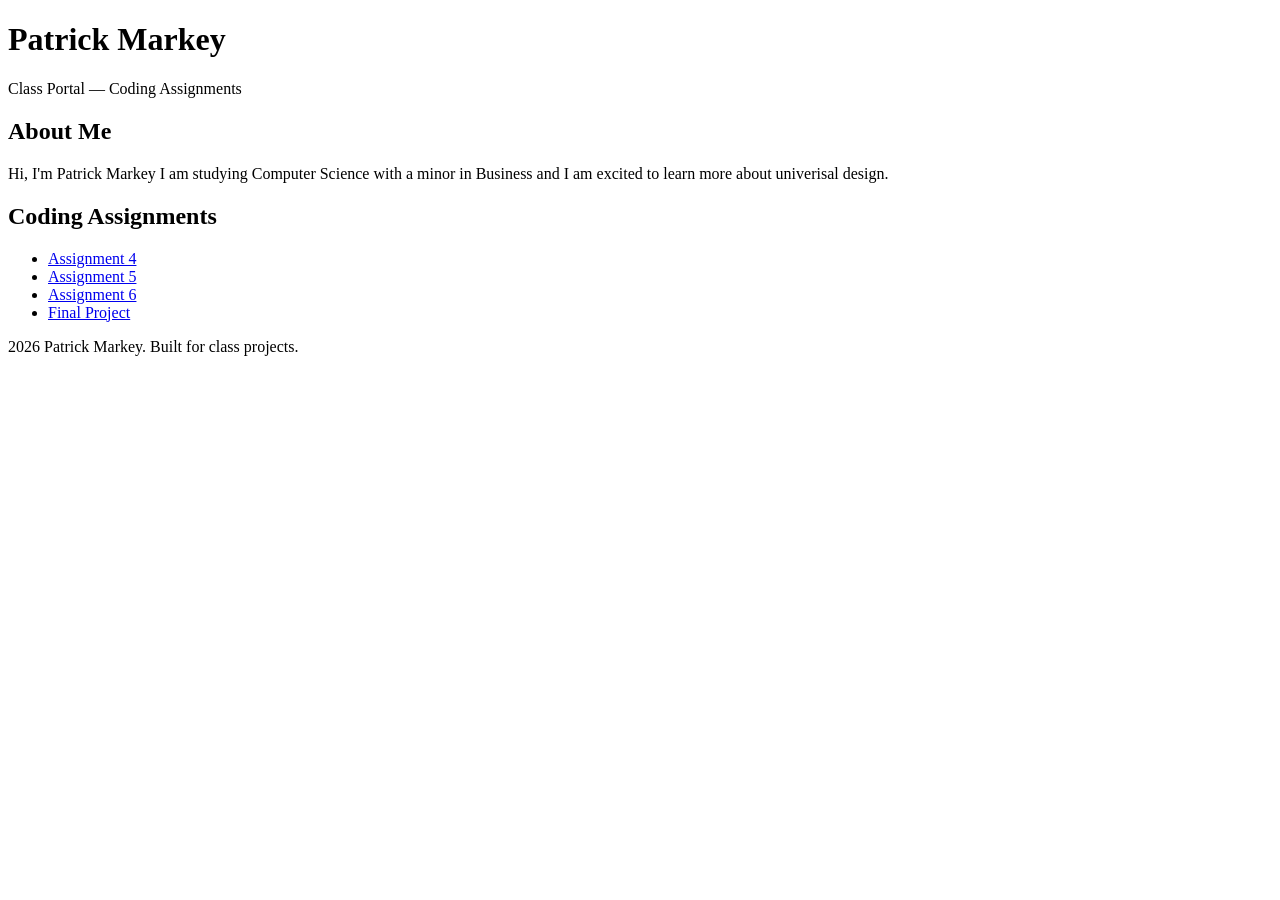
<file: index.html>
<!DOCTYPE html>
<html lang="en">
<head>
<meta charset="UTF-8">
<meta name="viewport" content="width=device-width, initial-scale=1.0">
<title>Patrick Markey — Class Portal</title>
</head>
<body>

<header>
  <h1>Patrick Markey</h1>
  <p>Class Portal &mdash; Coding Assignments</p>
</header>

<main>
  <section id="about">
    <h2>About Me</h2>
    <p>
      Hi, I'm Patrick Markey I am studying Computer Science with a minor in Business
      and I am excited to learn more about univerisal design.
    </p>
  </section>

  <section id="assignments">
    <h2>Coding Assignments</h2>
    <nav>
      <ul>
        <li><a href="assignment4.html">Assignment 4</a></li>
        <li><a href="assignment5.html">Assignment 5</a></li>
        <li><a href="assignment6.html">Assignment 6</a></li>
        <li><a href="Final Project/welcome.html">Final Project</a></li>
      </ul>
    </nav>
  </section>
</main>

<footer>
  2026 Patrick Markey. Built for class projects.
</footer>

</body>
</html>
</file>
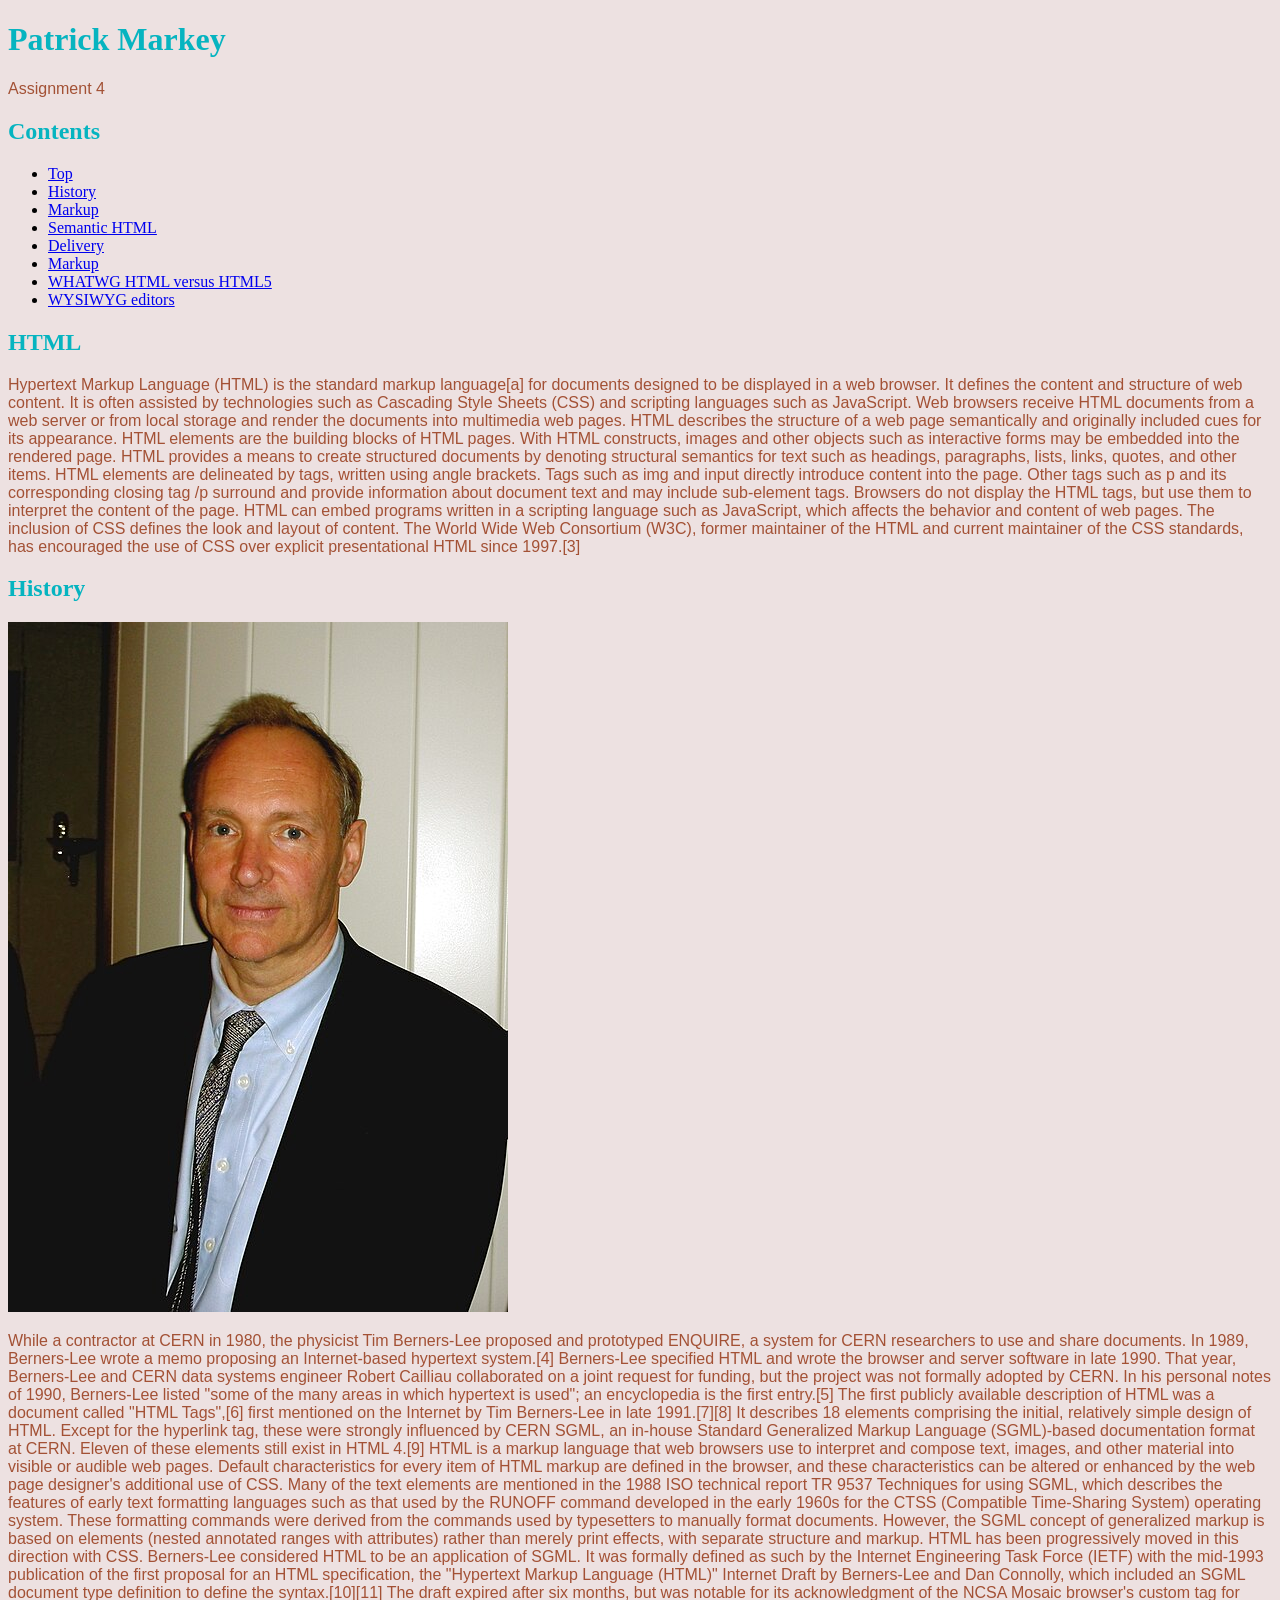
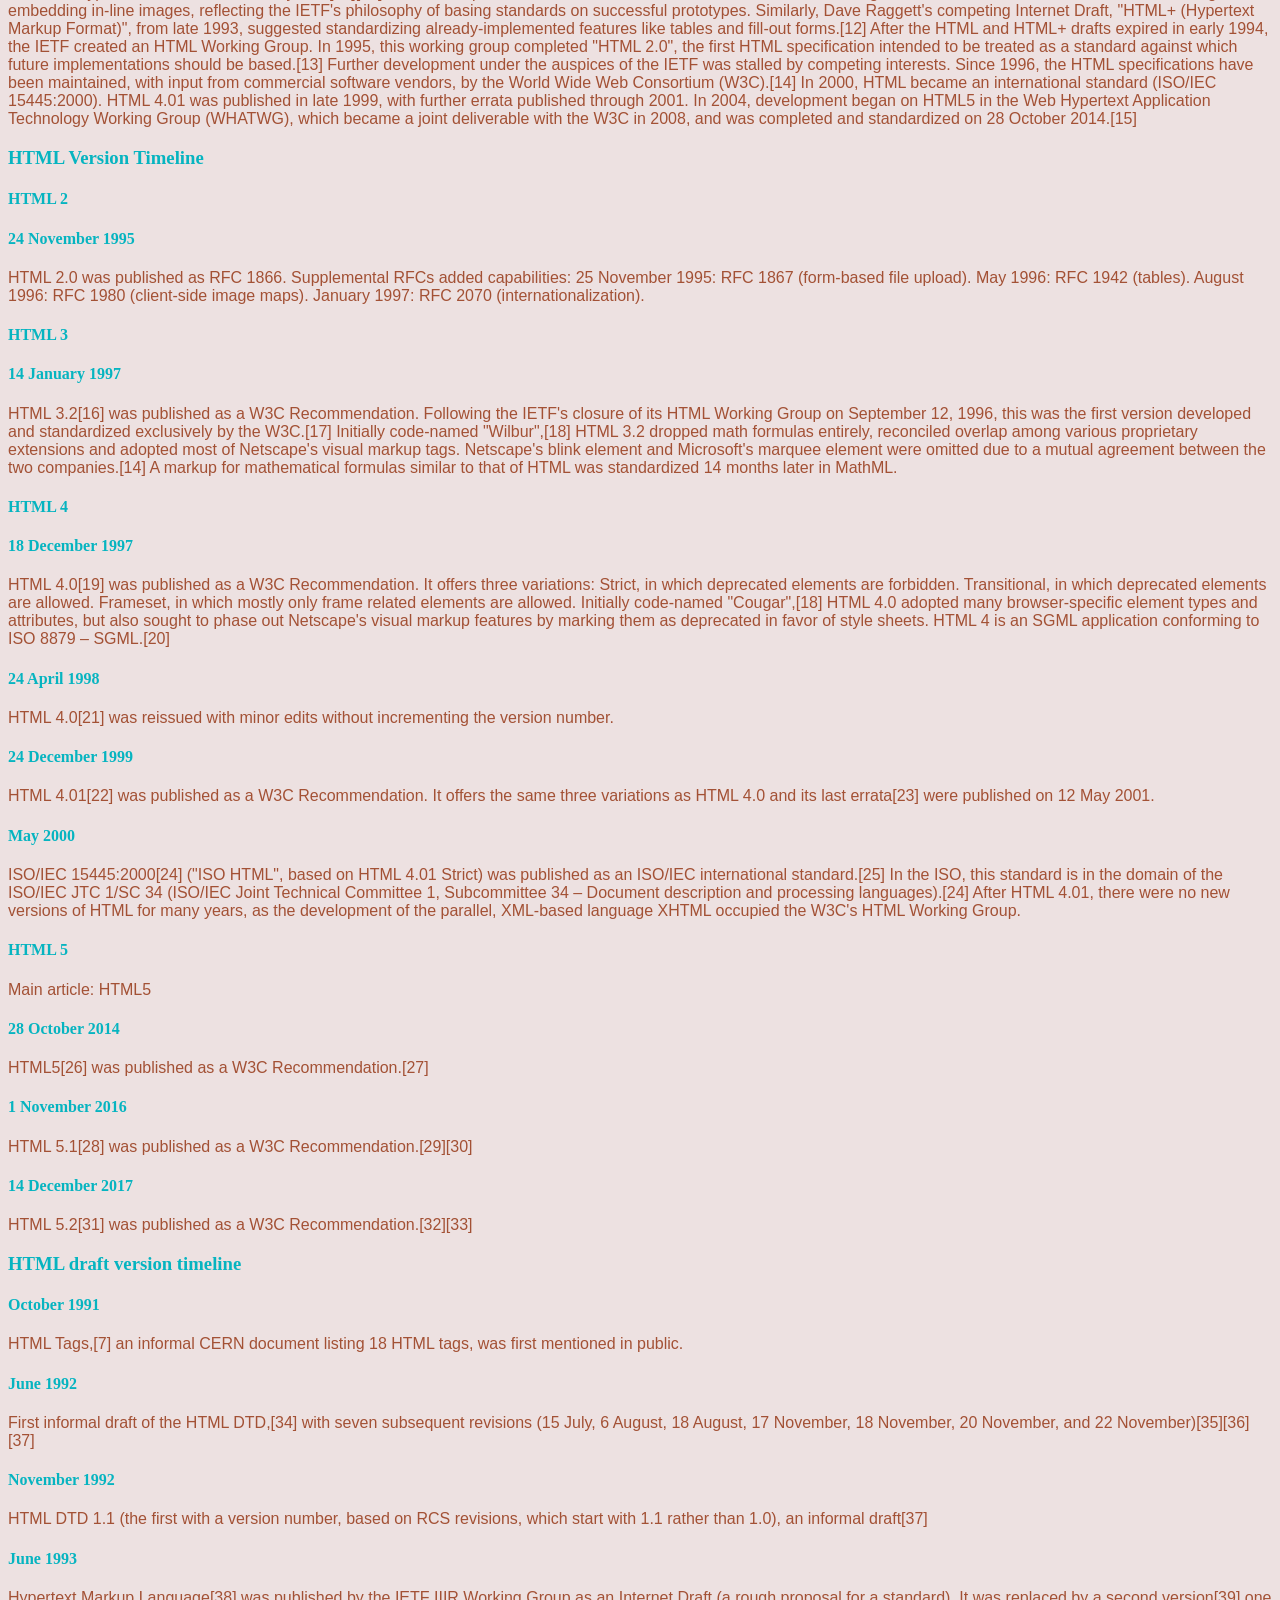
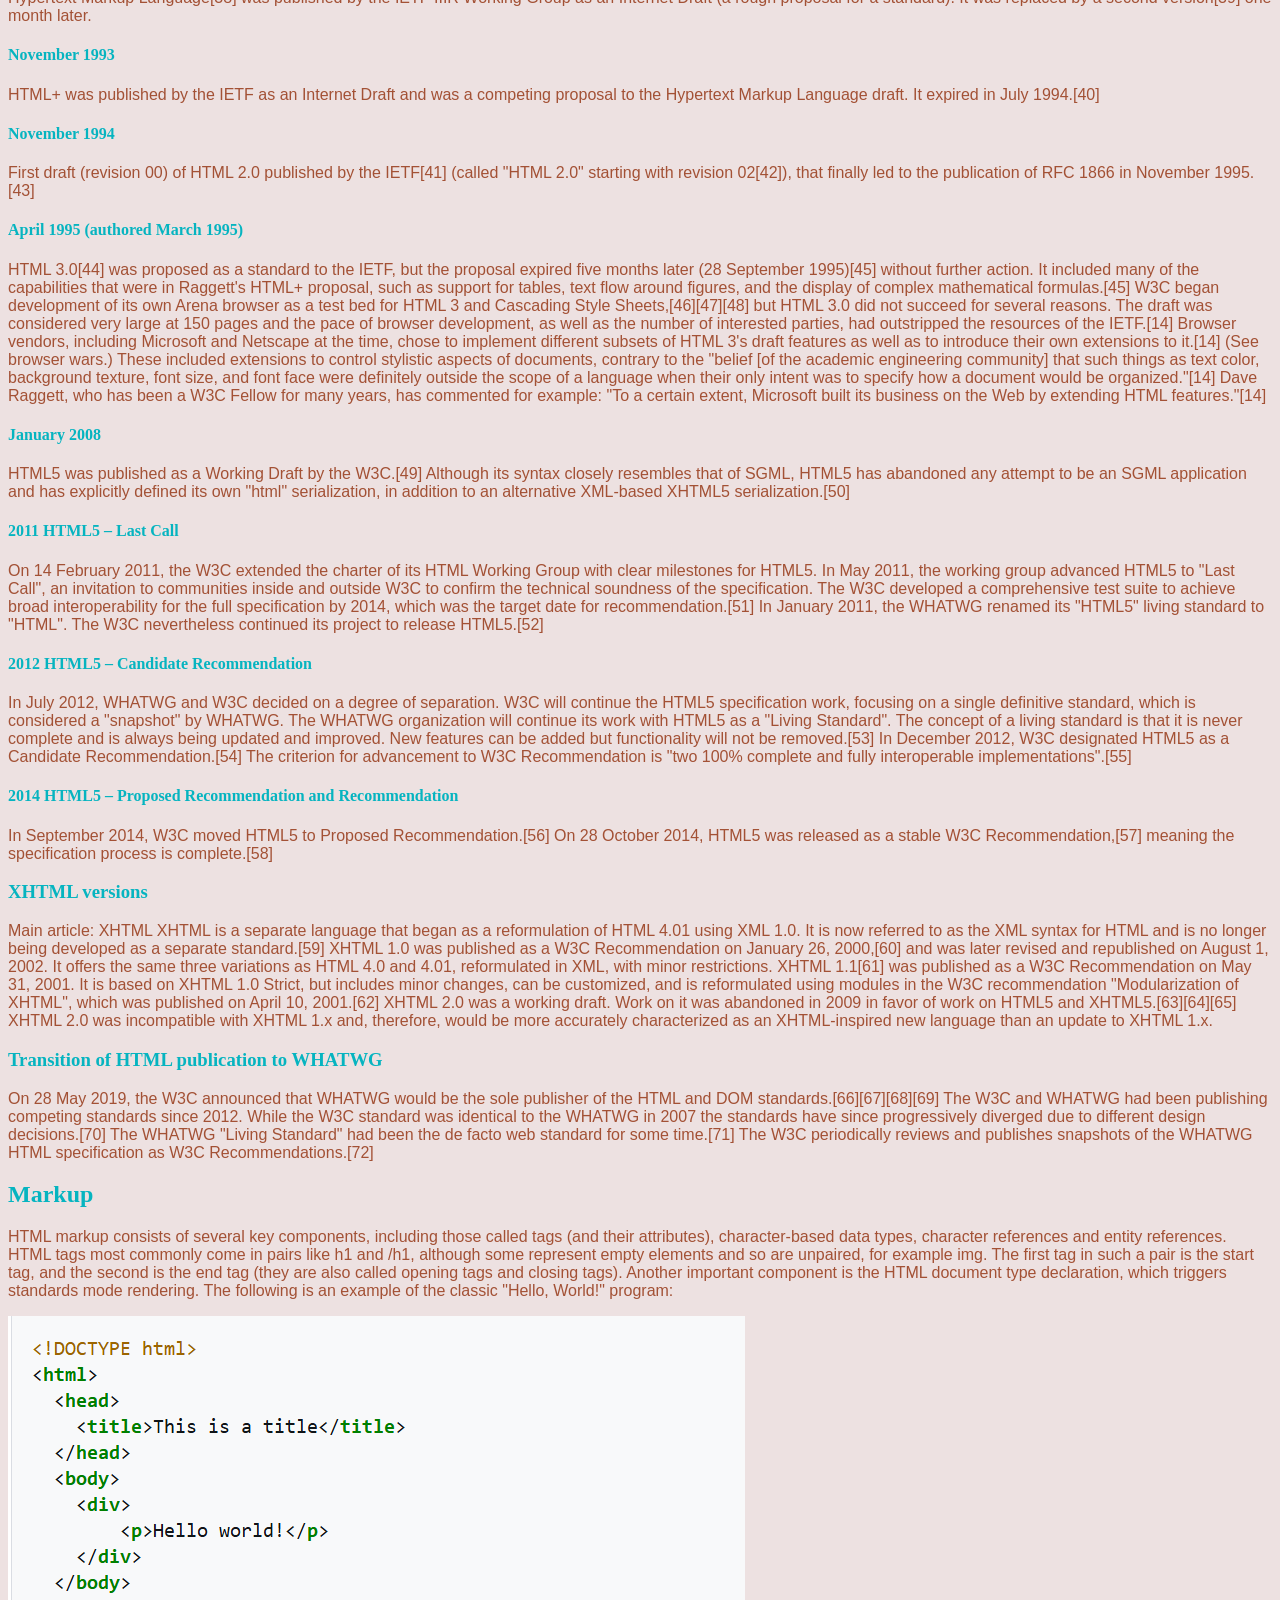
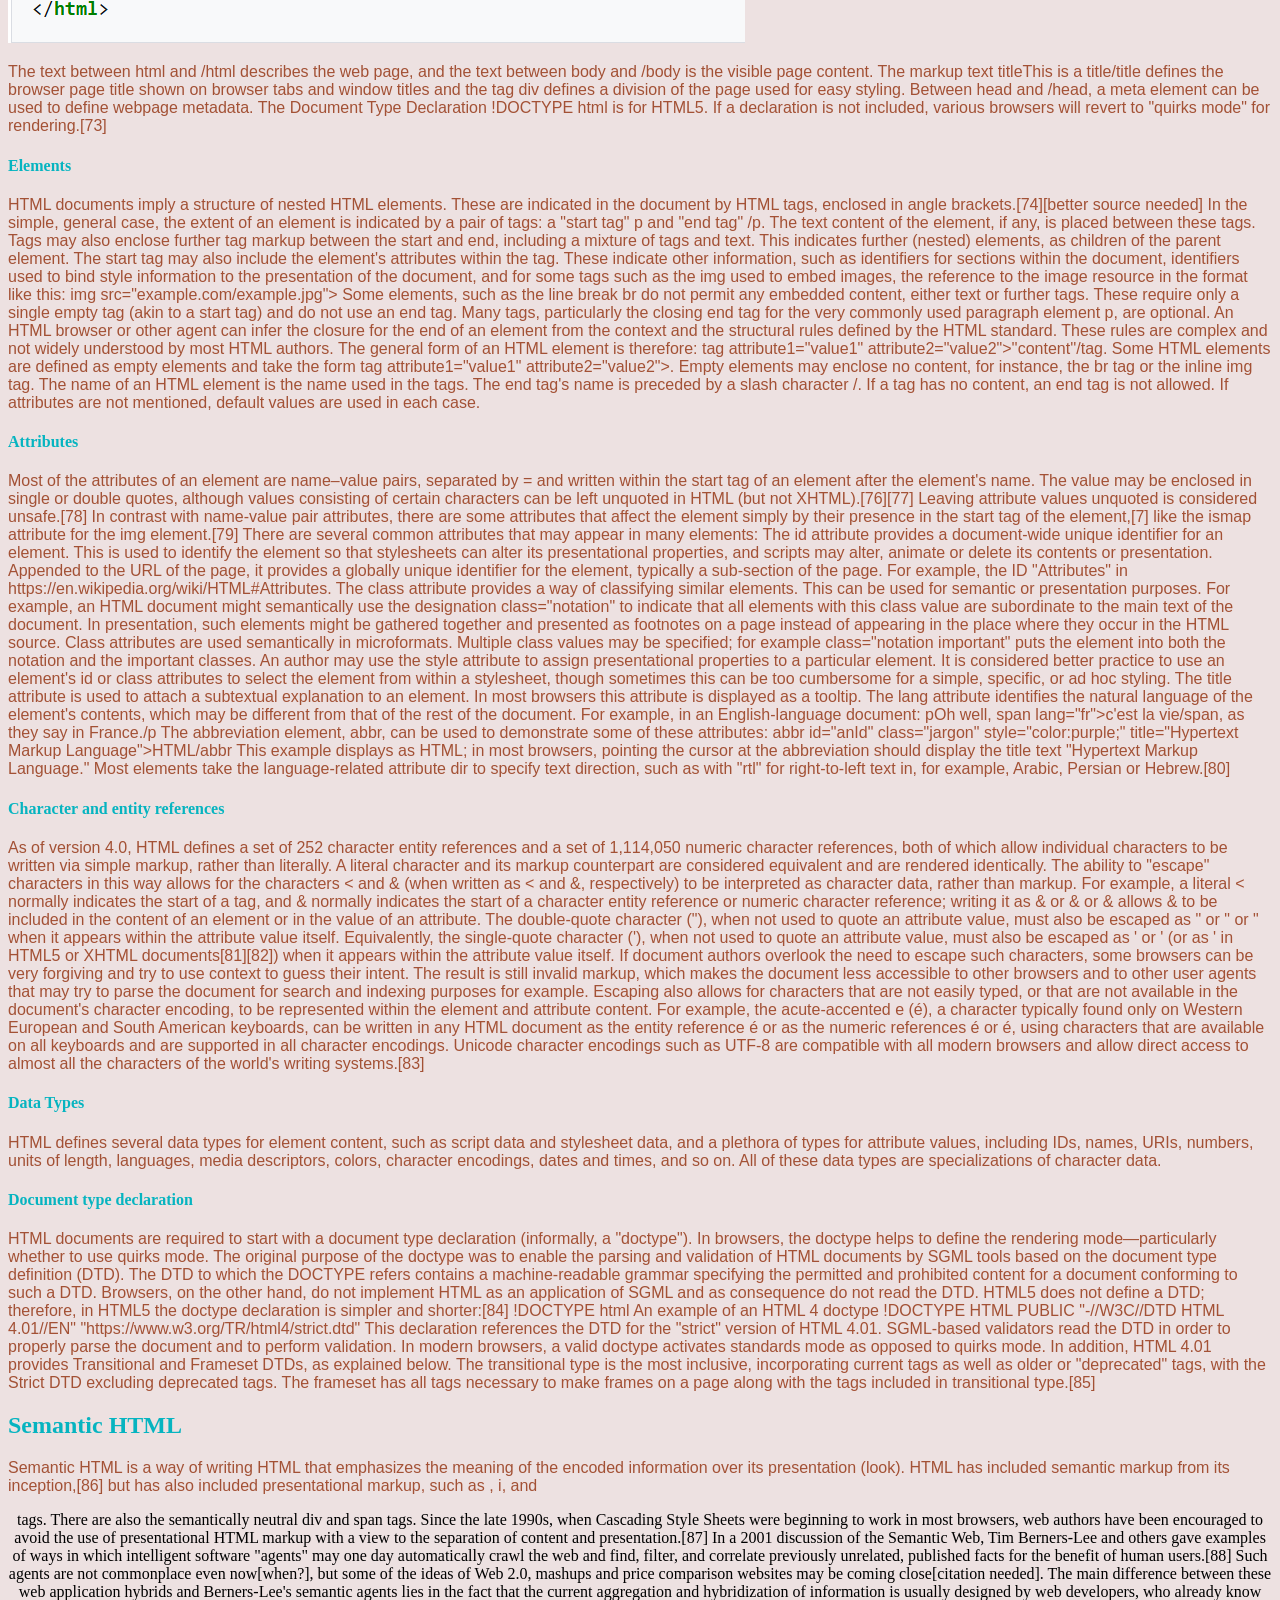
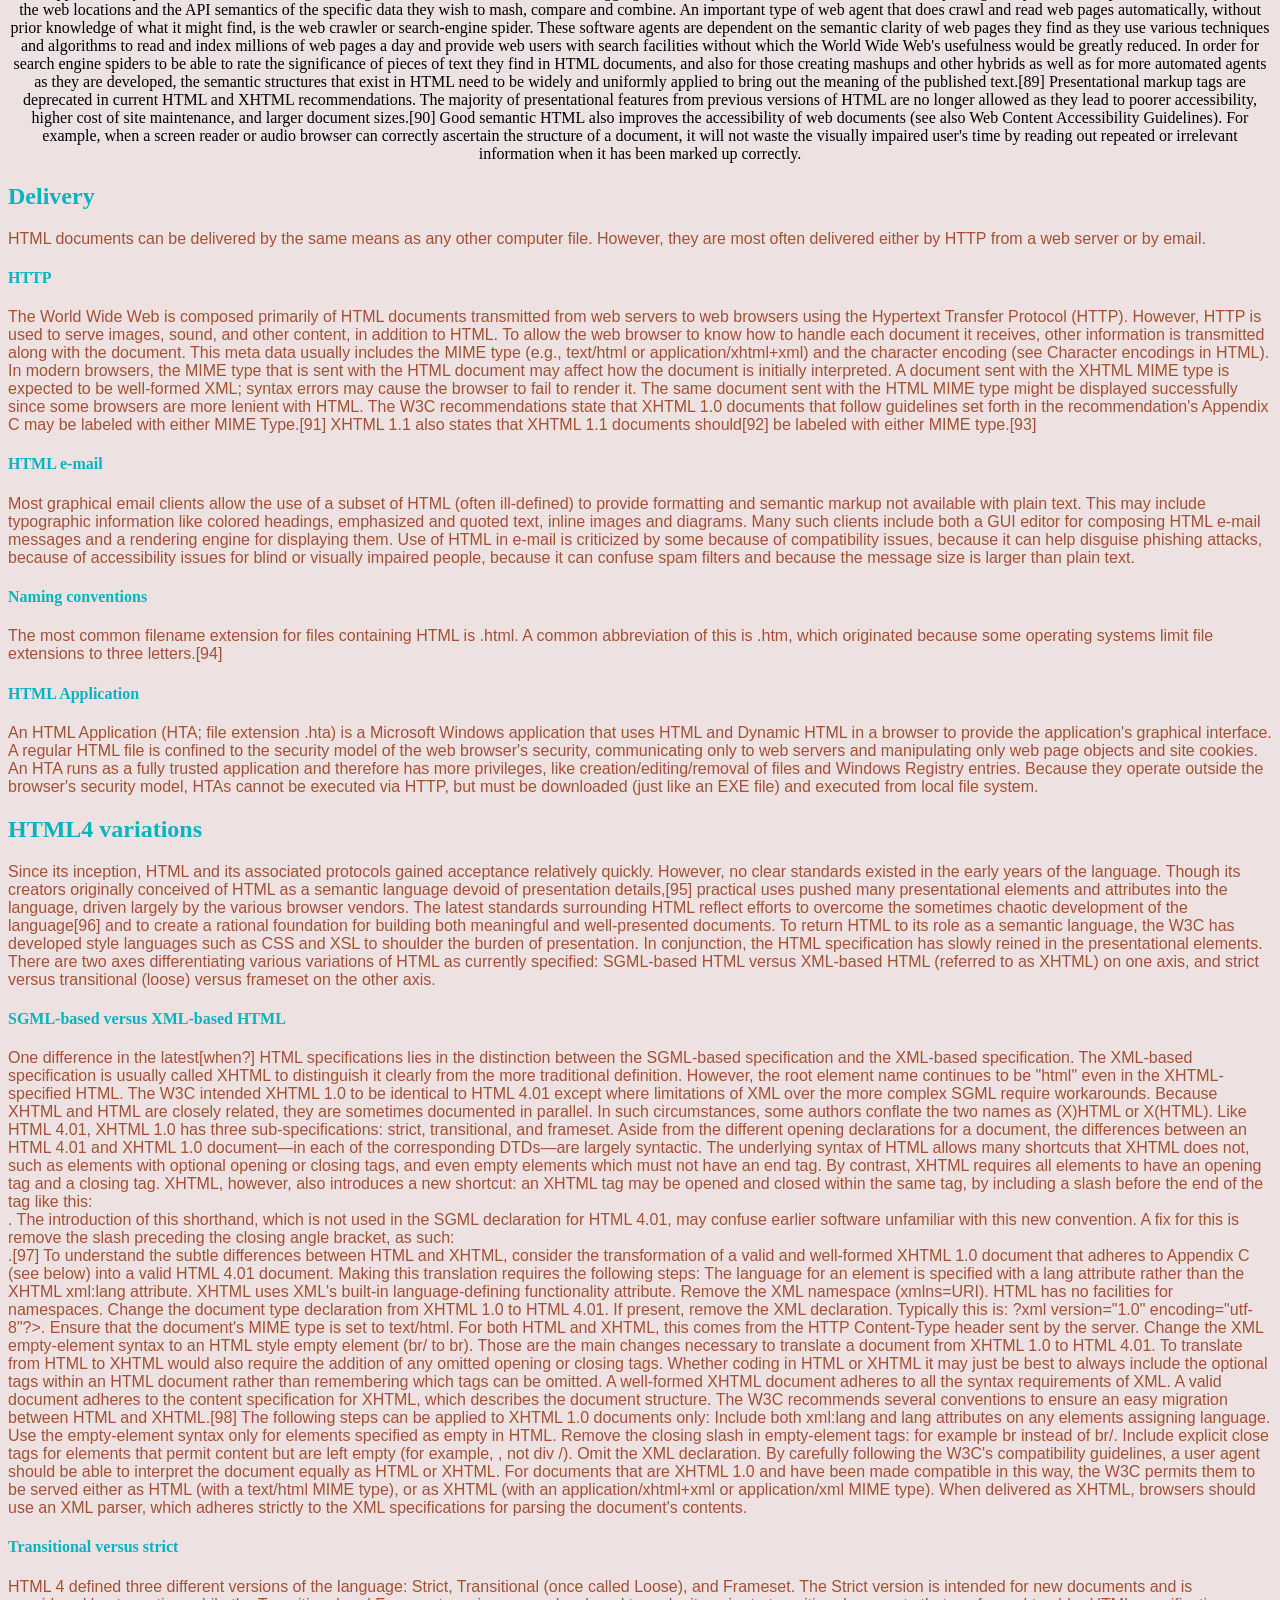
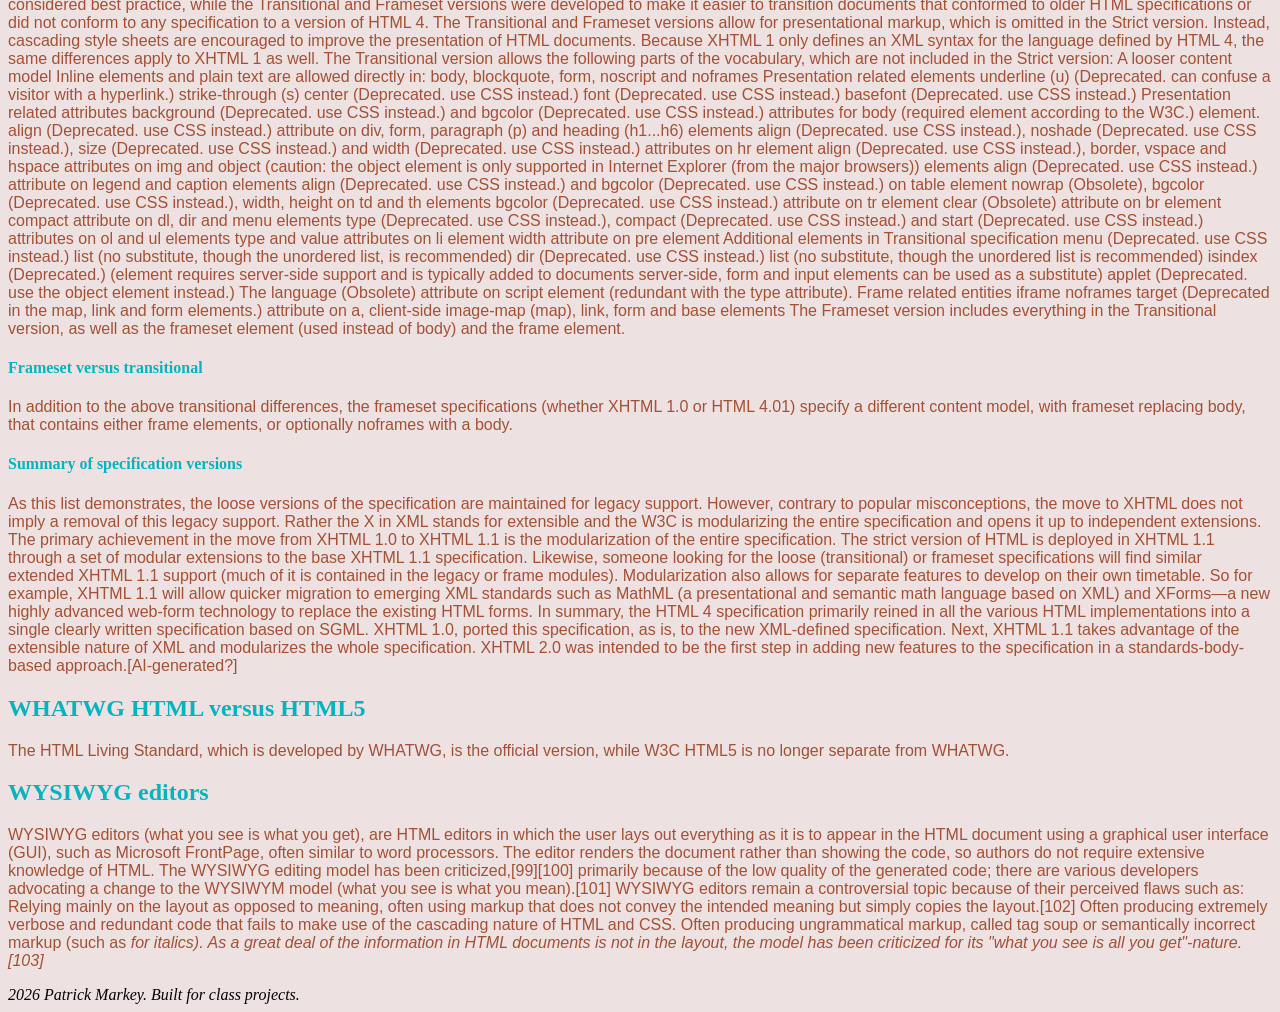
<file: assignment4.html>
<!DOCTYPE html>
<html lang="en">
<head>
    <meta charset="UTF-8">
    <meta name="viewport" content="width=device-width, initial-scale=1.0">
    <title>Patrick Markey — Assignment 4</title>
    <style>
        .sr-only {
            border: 0;
            clip: rect(0, 0, 0, 0);
            height: 1px;
            margin: -1px;
            overflow: hidden;
            padding: 0;
            position: absolute;
            white-space: nowrap;
            width: 1px;
        }

        h1, h2, h3, h4, h5, h6 {
            font-family: Georgia, 'Times New Roman', Times, serif;
            color: #06B4C0;
        }

        p {
            font-family: Verdana, Geneva, Tahoma, sans-serif;
            color: #A35135;
        }

        body {
            background-color: #EDE1E1;
        }

        .Contents {
            background-color: #550815;
            color: #BBF699;
        }
    </style>
</head>

<body>

<header>
  <h1>Patrick Markey</h1>
  <p>Assignment 4</p>
</header>

<main>
    <section id="Contents">
        <h2>Contents</h2>
        <nav id="Contents nav">
            <ul>
                <li><a href="#description">Top</a></li>
                <li><a href="#History">History</a></li>
                <li><a href="#Markup">Markup</a></li>
                <li><a href="#Semantic HTML">Semantic HTML</a></li>
                <li><a href="#Delivery">Delivery</a></li>
                <li><a href="#HTML4 variations">Markup</a></li>
                <li><a href="#WHATWG HTML versus HTML5">WHATWG HTML versus HTML5</a></li>
                <li><a href="#WYSIWYG editors">WYSIWYG editors</a></li>
            </ul>
        </nav>
    </section>
    <section id="description">
        <h2>HTML</h2>
        <p>
            Hypertext Markup Language (HTML) is the standard markup language[a] for documents designed to be displayed in a web browser. It defines the content and structure of web content. It is often assisted by technologies such as 
            Cascading Style Sheets (CSS) and scripting languages such as JavaScript.
            Web browsers receive HTML documents from a web server or from local storage and render the documents into multimedia web pages. HTML describes the structure of a web page semantically and originally included cues for its appearance.
            HTML elements are the building blocks of HTML pages. With HTML constructs, images and other objects such as interactive forms may be embedded into the rendered page. HTML provides a means to create structured documents by denoting structural semantics for text such as headings, paragraphs, lists, links, quotes, and other items. HTML elements are delineated by tags, written using angle brackets. Tags such as img and input directly introduce content into the page. Other tags such as p and its corresponding closing tag /p surround and provide information about document text and may include sub-element tags. Browsers do not display the HTML tags, but use them to interpret the content of the page.
            HTML can embed programs written in a scripting language such as JavaScript, which affects the behavior and content of web pages. The inclusion of CSS defines the look and layout of content. The World Wide Web Consortium (W3C), former maintainer of the HTML and current maintainer of the CSS standards, has encouraged the use of CSS over explicit presentational HTML since 1997.[3]
        </p>
    </section>

    <section id="History">
        <h2>History</h2>
        <img src="images/Tim_Berners-Lee_April_2009.jpg" alt="Tim Berners pic">
        <p>
            While a contractor at CERN in 1980, the physicist Tim Berners-Lee proposed and prototyped ENQUIRE, a system for CERN researchers to use and share documents. In 1989, Berners-Lee wrote a memo proposing an Internet-based hypertext system.[4] Berners-Lee specified HTML and wrote the browser and server software in late 1990. That year, Berners-Lee and CERN data systems engineer Robert Cailliau collaborated on a joint request for funding, but the project was not formally adopted by CERN. In his personal notes of 1990, Berners-Lee listed "some of the many areas in which hypertext is used"; an encyclopedia is the first entry.[5]
            The first publicly available description of HTML was a document called "HTML Tags",[6] first mentioned on the Internet by Tim Berners-Lee in late 1991.[7][8] It describes 18 elements comprising the initial, relatively simple design of HTML. Except for the hyperlink tag, these were strongly influenced by CERN SGML, an in-house Standard Generalized Markup Language (SGML)-based documentation format at CERN. Eleven of these elements still exist in HTML 4.[9]
            HTML is a markup language that web browsers use to interpret and compose text, images, and other material into visible or audible web pages. Default characteristics for every item of HTML markup are defined in the browser, and these characteristics can be altered or enhanced by the web page designer's additional use of CSS. Many of the text elements are mentioned in the 1988 ISO technical report TR 9537 Techniques for using SGML, which describes the features of early text formatting languages such as that used by the RUNOFF command developed in the early 1960s for the CTSS (Compatible Time-Sharing System) operating system. These formatting commands were derived from the commands used by typesetters to manually format documents. However, the SGML concept of generalized markup is based on elements (nested annotated ranges with attributes) rather than merely print effects, with separate structure and markup. HTML has been progressively moved in this direction with CSS.
            Berners-Lee considered HTML to be an application of SGML. It was formally defined as such by the Internet Engineering Task Force (IETF) with the mid-1993 publication of the first proposal for an HTML specification, the "Hypertext Markup Language (HTML)" Internet Draft by Berners-Lee and Dan Connolly, which included an SGML document type definition to define the syntax.[10][11] The draft expired after six months, but was notable for its acknowledgment of the NCSA Mosaic browser's custom tag for embedding in-line images, reflecting the IETF's philosophy of basing standards on successful prototypes. Similarly, Dave Raggett's competing Internet Draft, "HTML+ (Hypertext Markup Format)", from late 1993, suggested standardizing already-implemented features like tables and fill-out forms.[12]
            After the HTML and HTML+ drafts expired in early 1994, the IETF created an HTML Working Group. In 1995, this working group completed "HTML 2.0", the first HTML specification intended to be treated as a standard against which future implementations should be based.[13]
            Further development under the auspices of the IETF was stalled by competing interests. Since 1996, the HTML specifications have been maintained, with input from commercial software vendors, by the World Wide Web Consortium (W3C).[14] In 2000, HTML became an international standard (ISO/IEC 15445:2000). HTML 4.01 was published in late 1999, with further errata published through 2001. In 2004, development began on HTML5 in the Web Hypertext Application Technology Working Group (WHATWG), which became a joint deliverable with the W3C in 2008, and was completed and standardized on 28 October 2014.[15]
        </p>

        <h3>HTML Version Timeline</h3>
        <h4>HTML 2</h4>
        <h4>24 November 1995</h4>
        <p>
            HTML 2.0 was published as RFC 1866. Supplemental RFCs added capabilities:
            25 November 1995: RFC 1867 (form-based file upload).
            May 1996: RFC 1942 (tables).
            August 1996: RFC 1980 (client-side image maps).
            January 1997: RFC 2070 (internationalization).   
        </p>
        <h4>HTML 3</h4>
        <h4>14 January 1997</h4>
        <p>
            HTML 3.2[16] was published as a W3C Recommendation. Following the IETF's closure of its HTML Working Group on September 12, 1996, this was the first version developed and standardized exclusively by the W3C.[17] Initially code-named "Wilbur",[18] HTML 3.2 dropped math formulas entirely, reconciled overlap among various proprietary extensions and adopted most of Netscape's visual markup tags. Netscape's blink element and Microsoft's marquee element were omitted due to a mutual agreement between the two companies.[14] A markup for mathematical formulas similar to that of HTML was standardized 14 months later in MathML.  
        </p>
        <h4>HTML 4</h4>
        <h4>18 December 1997</h4>
        <p>
            HTML 4.0[19] was published as a W3C Recommendation. It offers three variations:
            Strict, in which deprecated elements are forbidden.
            Transitional, in which deprecated elements are allowed.
            Frameset, in which mostly only frame related elements are allowed.
            Initially code-named "Cougar",[18] HTML 4.0 adopted many browser-specific element types and attributes, but also sought to phase out Netscape's visual markup features by marking them as deprecated in favor of style sheets. HTML 4 is an SGML application conforming to ISO 8879 – SGML.[20]
        </p>
        <h4>24 April 1998</h4>
        <p>
            HTML 4.0[21] was reissued with minor edits without incrementing the version number.
        </p>
        <h4>24 December 1999</h4>
        <p>
            HTML 4.01[22] was published as a W3C Recommendation. It offers the same three variations as HTML 4.0 and its last errata[23] were published on 12 May 2001.
        </p>
        <h4>May 2000</h4>
        <p>
            ISO/IEC 15445:2000[24] ("ISO HTML", based on HTML 4.01 Strict) was published as an ISO/IEC international standard.[25] In the ISO, this standard is in the domain of the ISO/IEC JTC 1/SC 34 (ISO/IEC Joint Technical Committee 1, Subcommittee 34 – Document description and processing languages).[24]
            After HTML 4.01, there were no new versions of HTML for many years, as the development of the parallel, XML-based language XHTML occupied the W3C's HTML Working Group.    
        </p>
        <h4>HTML 5</h4>
        <p>
            Main article: HTML5
        </p>
        <h4>28 October 2014</h4>
        <p>
            HTML5[26] was published as a W3C Recommendation.[27]
        </p>
        <h4>1 November 2016</h4>
        <p>
            HTML 5.1[28] was published as a W3C Recommendation.[29][30]
        </p>
        <h4>14 December 2017</h4>
        <p>
            HTML 5.2[31] was published as a W3C Recommendation.[32][33]
        </p>

        <h3>HTML draft version timeline</h3>
        <h4>October 1991</h4>
        <p>
            HTML Tags,[7] an informal CERN document listing 18 HTML tags, was first mentioned in public.
        </p>
        <h4>June 1992</h4>
        <p>
            First informal draft of the HTML DTD,[34] with seven subsequent revisions (15 July, 6 August, 18 August, 17 November, 18 November, 20 November, and 22 November)[35][36][37]
        </p>
        <h4>November 1992</h4>
        <p>
            HTML DTD 1.1 (the first with a version number, based on RCS revisions, which start with 1.1 rather than 1.0), an informal draft[37]
        </p>
        <h4>June 1993</h4>
        <p>
            Hypertext Markup Language[38] was published by the IETF IIIR Working Group as an Internet Draft (a rough proposal for a standard). It was replaced by a second version[39] one month later.
        </p>
        <h4>November 1993</h4>
        <p>
            HTML+ was published by the IETF as an Internet Draft and was a competing proposal to the Hypertext Markup Language draft. It expired in July 1994.[40]
        </p>
        <h4>November 1994</h4>
        <p>
            First draft (revision 00) of HTML 2.0 published by the IETF[41] (called "HTML 2.0" starting with revision 02[42]), that finally led to the publication of RFC 1866 in November 1995.[43]
        </p>
        <h4>April 1995 (authored March 1995)</h4>
        <p>
            HTML 3.0[44] was proposed as a standard to the IETF, but the proposal expired five months later (28 September 1995)[45] without further action. It included many of the capabilities that were in Raggett's HTML+ proposal, such as support for tables, text flow around figures, and the display of complex mathematical formulas.[45]
            W3C began development of its own Arena browser as a test bed for HTML 3 and Cascading Style Sheets,[46][47][48] but HTML 3.0 did not succeed for several reasons. The draft was considered very large at 150 pages and the pace of browser development, as well as the number of interested parties, had outstripped the resources of the IETF.[14] Browser vendors, including Microsoft and Netscape at the time, chose to implement different subsets of HTML 3's draft features as well as to introduce their own extensions to it.[14] (See browser wars.) These included extensions to control stylistic aspects of documents, contrary to the "belief [of the academic engineering community] that such things as text color, background texture, font size, and font face were definitely outside the scope of a language when their only intent was to specify how a document would be organized."[14] Dave Raggett, who has been a W3C Fellow for many years, has commented for example: "To a certain extent, Microsoft built its business on the Web by extending HTML features."[14]
        </p>
        <h4>January 2008</h4>
        <p>
            HTML5 was published as a Working Draft by the W3C.[49]
            Although its syntax closely resembles that of SGML, HTML5 has abandoned any attempt to be an SGML application and has explicitly defined its own "html" serialization, in addition to an alternative XML-based XHTML5 serialization.[50]
        </p>
        <h4>2011 HTML5 – Last Call</h4>
        <p>
            On 14 February 2011, the W3C extended the charter of its HTML Working Group with clear milestones for HTML5. In May 2011, the working group advanced HTML5 to "Last Call", an invitation to communities inside and outside W3C to confirm the technical soundness of the specification. The W3C developed a comprehensive test suite to achieve broad interoperability for the full specification by 2014, which was the target date for recommendation.[51] In January 2011, the WHATWG renamed its "HTML5" living standard to "HTML". The W3C nevertheless continued its project to release HTML5.[52]
        </p>
        <h4>2012 HTML5 – Candidate Recommendation</h4>
        <p>
            In July 2012, WHATWG and W3C decided on a degree of separation. W3C will continue the HTML5 specification work, focusing on a single definitive standard, which is considered a "snapshot" by WHATWG. The WHATWG organization will continue its work with HTML5 as a "Living Standard". The concept of a living standard is that it is never complete and is always being updated and improved. New features can be added but functionality will not be removed.[53]
            In December 2012, W3C designated HTML5 as a Candidate Recommendation.[54] The criterion for advancement to W3C Recommendation is "two 100% complete and fully interoperable implementations".[55]
        </p>
        <h4>2014 HTML5 – Proposed Recommendation and Recommendation</h4>
        <p>
            In September 2014, W3C moved HTML5 to Proposed Recommendation.[56]
            On 28 October 2014, HTML5 was released as a stable W3C Recommendation,[57] meaning the specification process is complete.[58]
        </p>

        <h3>XHTML versions</h3>
        <p>
            Main article: XHTML
            XHTML is a separate language that began as a reformulation of HTML 4.01 using XML 1.0. It is now referred to as the XML syntax for HTML and is no longer being developed as a separate standard.[59]
            XHTML 1.0 was published as a W3C Recommendation on January 26, 2000,[60] and was later revised and republished on August 1, 2002. It offers the same three variations as HTML 4.0 and 4.01, reformulated in XML, with minor restrictions.
            XHTML 1.1[61] was published as a W3C Recommendation on May 31, 2001. It is based on XHTML 1.0 Strict, but includes minor changes, can be customized, and is reformulated using modules in the W3C recommendation "Modularization of XHTML", which was published on April 10, 2001.[62]
            XHTML 2.0 was a working draft. Work on it was abandoned in 2009 in favor of work on HTML5 and XHTML5.[63][64][65] XHTML 2.0 was incompatible with XHTML 1.x and, therefore, would be more accurately characterized as an XHTML-inspired new language than an update to XHTML 1.x.
        </p>

        <h3>Transition of HTML publication to WHATWG</h3>
        <p>
            On 28 May 2019, the W3C announced that WHATWG would be the sole publisher of the HTML and DOM standards.[66][67][68][69] The W3C and WHATWG had been publishing competing standards since 2012. While the W3C standard was identical to the WHATWG in 2007 the standards have since progressively diverged due to different design decisions.[70] The WHATWG "Living Standard" had been the de facto web standard for some time.[71] The W3C periodically reviews and publishes snapshots of the WHATWG HTML specification as W3C Recommendations.[72]
        </p>
    </section>

    <section id="Markup">
        <h2>Markup</h2>
        <p>
            HTML markup consists of several key components, including those called tags (and their attributes), character-based data types, character references and entity references. HTML tags most commonly come in pairs like h1 and /h1, although some represent empty elements and so are unpaired, for example img. The first tag in such a pair is the start tag, and the second is the end tag (they are also called opening tags and closing tags).
            Another important component is the HTML document type declaration, which triggers standards mode rendering.
            The following is an example of the classic "Hello, World!" program:
        </p>
        <img src="images/hello-world-html.png" alt="hello world pic">
        <p>
            The text between html and /html describes the web page, and the text between body and /body is the visible page content. The markup text titleThis is a title/title defines the browser page title shown on browser tabs and window titles and the tag div defines a division of the page used for easy styling. Between head and /head, a meta element can be used to define webpage metadata.
            The Document Type Declaration !DOCTYPE html is for HTML5. If a declaration is not included, various browsers will revert to "quirks mode" for rendering.[73]
        </p>
        <h4>Elements</h4>
        <p>
            HTML documents imply a structure of nested HTML elements. These are indicated in the document by HTML tags, enclosed in angle brackets.[74][better source needed]
            In the simple, general case, the extent of an element is indicated by a pair of tags: a "start tag" p and "end tag" /p. The text content of the element, if any, is placed between these tags.
            Tags may also enclose further tag markup between the start and end, including a mixture of tags and text. This indicates further (nested) elements, as children of the parent element.
            The start tag may also include the element's attributes within the tag. These indicate other information, such as identifiers for sections within the document, identifiers used to bind style information to the presentation of the document, and for some tags such as the img used to embed images, the reference to the image resource in the format like this: img src="example.com/example.jpg">
            Some elements, such as the line break br do not permit any embedded content, either text or further tags. These require only a single empty tag (akin to a start tag) and do not use an end tag.
            Many tags, particularly the closing end tag for the very commonly used paragraph element p, are optional. An HTML browser or other agent can infer the closure for the end of an element from the context and the structural rules defined by the HTML standard. These rules are complex and not widely understood by most HTML authors.
            The general form of an HTML element is therefore: tag attribute1="value1" attribute2="value2">''content''/tag. Some HTML elements are defined as empty elements and take the form tag attribute1="value1" attribute2="value2">. Empty elements may enclose no content, for instance, the br tag or the inline img tag. The name of an HTML element is the name used in the tags. The end tag's name is preceded by a slash character /. If a tag has no content, an end tag is not allowed. If attributes are not mentioned, default values are used in each case.
        </p>
        <h4>Attributes</h4>
        <p>
            Most of the attributes of an element are name–value pairs, separated by = and written within the start tag of an element after the element's name. The value may be enclosed in single or double quotes, although values consisting of certain characters can be left unquoted in HTML (but not XHTML).[76][77] Leaving attribute values unquoted is considered unsafe.[78] In contrast with name-value pair attributes, there are some attributes that affect the element simply by their presence in the start tag of the element,[7] like the ismap attribute for the img element.[79]
            There are several common attributes that may appear in many elements:
            The id attribute provides a document-wide unique identifier for an element. This is used to identify the element so that stylesheets can alter its presentational properties, and scripts may alter, animate or delete its contents or presentation. Appended to the URL of the page, it provides a globally unique identifier for the element, typically a sub-section of the page. For example, the ID "Attributes" in https://en.wikipedia.org/wiki/HTML#Attributes.
            The class attribute provides a way of classifying similar elements. This can be used for semantic or presentation purposes. For example, an HTML document might semantically use the designation class="notation" to indicate that all elements with this class value are subordinate to the main text of the document. In presentation, such elements might be gathered together and presented as footnotes on a page instead of appearing in the place where they occur in the HTML source. Class attributes are used semantically in microformats. Multiple class values may be specified; for example class="notation important" puts the element into both the notation and the important classes.
            An author may use the style attribute to assign presentational properties to a particular element. It is considered better practice to use an element's id or class attributes to select the element from within a stylesheet, though sometimes this can be too cumbersome for a simple, specific, or ad hoc styling.
            The title attribute is used to attach a subtextual explanation to an element. In most browsers this attribute is displayed as a tooltip.
            The lang attribute identifies the natural language of the element's contents, which may be different from that of the rest of the document. For example, in an English-language document:
            pOh well, span lang="fr">c'est la vie/span, as they say in France./p
            The abbreviation element, abbr, can be used to demonstrate some of these attributes:
            abbr id="anId" class="jargon" style="color:purple;" title="Hypertext Markup Language">HTML/abbr
            This example displays as HTML; in most browsers, pointing the cursor at the abbreviation should display the title text "Hypertext Markup Language."
            Most elements take the language-related attribute dir to specify text direction, such as with "rtl" for right-to-left text in, for example, Arabic, Persian or Hebrew.[80]
        </p>
        <h4>Character and entity references</h4>
        <p>
            As of version 4.0, HTML defines a set of 252 character entity references and a set of 1,114,050 numeric character references, both of which allow individual characters to be written via simple markup, rather than literally. A literal character and its markup counterpart are considered equivalent and are rendered identically.
            The ability to "escape" characters in this way allows for the characters < and & (when written as &lt; and &amp;, respectively) to be interpreted as character data, rather than markup. For example, a literal < normally indicates the start of a tag, and & normally indicates the start of a character entity reference or numeric character reference; writing it as &amp; or &#x26; or &#38; allows & to be included in the content of an element or in the value of an attribute. The double-quote character ("), when not used to quote an attribute value, must also be escaped as &quot; or &#x22; or &#34; when it appears within the attribute value itself. Equivalently, the single-quote character ('), when not used to quote an attribute value, must also be escaped as &#x27; or &#39; (or as &apos; in HTML5 or XHTML documents[81][82]) when it appears within the attribute value itself. If document authors overlook the need to escape such characters, some browsers can be very forgiving and try to use context to guess their intent. The result is still invalid markup, which makes the document less accessible to other browsers and to other user agents that may try to parse the document for search and indexing purposes for example.
            Escaping also allows for characters that are not easily typed, or that are not available in the document's character encoding, to be represented within the element and attribute content. For example, the acute-accented e (é), a character typically found only on Western European and South American keyboards, can be written in any HTML document as the entity reference &eacute; or as the numeric references &#xE9; or &#233;, using characters that are available on all keyboards and are supported in all character encodings. Unicode character encodings such as UTF-8 are compatible with all modern browsers and allow direct access to almost all the characters of the world's writing systems.[83]
        </p>
        <h4>Data Types</h4>
        <p>
            HTML defines several data types for element content, such as script data and stylesheet data, and a plethora of types for attribute values, including IDs, names, URIs, numbers, units of length, languages, media descriptors, colors, character encodings, dates and times, and so on. All of these data types are specializations of character data.
        </p>
        <h4>Document type declaration</h4>
        <p>
            HTML documents are required to start with a document type declaration (informally, a "doctype"). In browsers, the doctype helps to define the rendering mode—particularly whether to use quirks mode.
            The original purpose of the doctype was to enable the parsing and validation of HTML documents by SGML tools based on the document type definition (DTD). The DTD to which the DOCTYPE refers contains a machine-readable grammar specifying the permitted and prohibited content for a document conforming to such a DTD. Browsers, on the other hand, do not implement HTML as an application of SGML and as consequence do not read the DTD.
            HTML5 does not define a DTD; therefore, in HTML5 the doctype declaration is simpler and shorter:[84]
            !DOCTYPE html
            An example of an HTML 4 doctype
            !DOCTYPE HTML PUBLIC "-//W3C//DTD HTML 4.01//EN" "https://www.w3.org/TR/html4/strict.dtd"
            This declaration references the DTD for the "strict" version of HTML 4.01. SGML-based validators read the DTD in order to properly parse the document and to perform validation. In modern browsers, a valid doctype activates standards mode as opposed to quirks mode.
            In addition, HTML 4.01 provides Transitional and Frameset DTDs, as explained below. The transitional type is the most inclusive, incorporating current tags as well as older or "deprecated" tags, with the Strict DTD excluding deprecated tags. The frameset has all tags necessary to make frames on a page along with the tags included in transitional type.[85]
        </p>
    </section>

    <section id="Semantic HTML">
        <h2>Semantic HTML</h2>
        <p>
            Semantic HTML is a way of writing HTML that emphasizes the meaning of the encoded information over its presentation (look). HTML has included semantic markup from its inception,[86] but has also included presentational markup, such as <font>, i, and <center> tags. There are also the semantically neutral div and span tags. Since the late 1990s, when Cascading Style Sheets were beginning to work in most browsers, web authors have been encouraged to avoid the use of presentational HTML markup with a view to the separation of content and presentation.[87]
            In a 2001 discussion of the Semantic Web, Tim Berners-Lee and others gave examples of ways in which intelligent software "agents" may one day automatically crawl the web and find, filter, and correlate previously unrelated, published facts for the benefit of human users.[88] Such agents are not commonplace even now[when?], but some of the ideas of Web 2.0, mashups and price comparison websites may be coming close[citation needed]. The main difference between these web application hybrids and Berners-Lee's semantic agents lies in the fact that the current aggregation and hybridization of information is usually designed by web developers, who already know the web locations and the API semantics of the specific data they wish to mash, compare and combine.
            An important type of web agent that does crawl and read web pages automatically, without prior knowledge of what it might find, is the web crawler or search-engine spider. These software agents are dependent on the semantic clarity of web pages they find as they use various techniques and algorithms to read and index millions of web pages a day and provide web users with search facilities without which the World Wide Web's usefulness would be greatly reduced.
            In order for search engine spiders to be able to rate the significance of pieces of text they find in HTML documents, and also for those creating mashups and other hybrids as well as for more automated agents as they are developed, the semantic structures that exist in HTML need to be widely and uniformly applied to bring out the meaning of the published text.[89]
            Presentational markup tags are deprecated in current HTML and XHTML recommendations. The majority of presentational features from previous versions of HTML are no longer allowed as they lead to poorer accessibility, higher cost of site maintenance, and larger document sizes.[90]
            Good semantic HTML also improves the accessibility of web documents (see also Web Content Accessibility Guidelines). For example, when a screen reader or audio browser can correctly ascertain the structure of a document, it will not waste the visually impaired user's time by reading out repeated or irrelevant information when it has been marked up correctly.
        </p>
    </section>

    <section id="Delivery">
        <h2>Delivery</h2>
        <p>
            HTML documents can be delivered by the same means as any other computer file. However, they are most often delivered either by HTTP from a web server or by email.
        </p>

        <h4>HTTP</h4>
        <p>
            The World Wide Web is composed primarily of HTML documents transmitted from web servers to web browsers using the Hypertext Transfer Protocol (HTTP). However, HTTP is used to serve images, sound, and other content, in addition to HTML. To allow the web browser to know how to handle each document it receives, other information is transmitted along with the document. This meta data usually includes the MIME type (e.g., text/html or application/xhtml+xml) and the character encoding (see Character encodings in HTML).
            In modern browsers, the MIME type that is sent with the HTML document may affect how the document is initially interpreted. A document sent with the XHTML MIME type is expected to be well-formed XML; syntax errors may cause the browser to fail to render it. The same document sent with the HTML MIME type might be displayed successfully since some browsers are more lenient with HTML.
            The W3C recommendations state that XHTML 1.0 documents that follow guidelines set forth in the recommendation's Appendix C may be labeled with either MIME Type.[91] XHTML 1.1 also states that XHTML 1.1 documents should[92] be labeled with either MIME type.[93]
        </p>
        <h4>HTML e-mail</h4>
        <p>
            Most graphical email clients allow the use of a subset of HTML (often ill-defined) to provide formatting and semantic markup not available with plain text. This may include typographic information like colored headings, emphasized and quoted text, inline images and diagrams. Many such clients include both a GUI editor for composing HTML e-mail messages and a rendering engine for displaying them. Use of HTML in e-mail is criticized by some because of compatibility issues, because it can help disguise phishing attacks, because of accessibility issues for blind or visually impaired people, because it can confuse spam filters and because the message size is larger than plain text.
        </p>
        <h4>Naming conventions</h4>
        <p>
            The most common filename extension for files containing HTML is .html. A common abbreviation of this is .htm, which originated because some operating systems limit file extensions to three letters.[94]
        </p>
        <h4>HTML Application</h4>
        <p>
            An HTML Application (HTA; file extension .hta) is a Microsoft Windows application that uses HTML and Dynamic HTML in a browser to provide the application's graphical interface. A regular HTML file is confined to the security model of the web browser's security, communicating only to web servers and manipulating only web page objects and site cookies. An HTA runs as a fully trusted application and therefore has more privileges, like creation/editing/removal of files and Windows Registry entries. Because they operate outside the browser's security model, HTAs cannot be executed via HTTP, but must be downloaded (just like an EXE file) and executed from local file system.
        </p>
    </section>

    <section id="HTML4 variations">
        <h2>HTML4 variations</h2>
        <p>
            Since its inception, HTML and its associated protocols gained acceptance relatively quickly. However, no clear standards existed in the early years of the language. Though its creators originally conceived of HTML as a semantic language devoid of presentation details,[95] practical uses pushed many presentational elements and attributes into the language, driven largely by the various browser vendors. The latest standards surrounding HTML reflect efforts to overcome the sometimes chaotic development of the language[96] and to create a rational foundation for building both meaningful and well-presented documents. To return HTML to its role as a semantic language, the W3C has developed style languages such as CSS and XSL to shoulder the burden of presentation. In conjunction, the HTML specification has slowly reined in the presentational elements.
            There are two axes differentiating various variations of HTML as currently specified: SGML-based HTML versus XML-based HTML (referred to as XHTML) on one axis, and strict versus transitional (loose) versus frameset on the other axis.
        </p>

        <h4>SGML-based versus XML-based HTML</h4>
        <p>
            One difference in the latest[when?] HTML specifications lies in the distinction between the SGML-based specification and the XML-based specification. The XML-based specification is usually called XHTML to distinguish it clearly from the more traditional definition. However, the root element name continues to be "html" even in the XHTML-specified HTML. The W3C intended XHTML 1.0 to be identical to HTML 4.01 except where limitations of XML over the more complex SGML require workarounds. Because XHTML and HTML are closely related, they are sometimes documented in parallel. In such circumstances, some authors conflate the two names as (X)HTML or X(HTML).
            Like HTML 4.01, XHTML 1.0 has three sub-specifications: strict, transitional, and frameset.
            Aside from the different opening declarations for a document, the differences between an HTML 4.01 and XHTML 1.0 document—in each of the corresponding DTDs—are largely syntactic. The underlying syntax of HTML allows many shortcuts that XHTML does not, such as elements with optional opening or closing tags, and even empty elements which must not have an end tag. By contrast, XHTML requires all elements to have an opening tag and a closing tag. XHTML, however, also introduces a new shortcut: an XHTML tag may be opened and closed within the same tag, by including a slash before the end of the tag like this: <br/>. The introduction of this shorthand, which is not used in the SGML declaration for HTML 4.01, may confuse earlier software unfamiliar with this new convention. A fix for this is remove the slash preceding the closing angle bracket, as such: <br>.[97]
            To understand the subtle differences between HTML and XHTML, consider the transformation of a valid and well-formed XHTML 1.0 document that adheres to Appendix C (see below) into a valid HTML 4.01 document. Making this translation requires the following steps:
            The language for an element is specified with a lang attribute rather than the XHTML xml:lang attribute. XHTML uses XML's built-in language-defining functionality attribute.
            Remove the XML namespace (xmlns=URI). HTML has no facilities for namespaces.
            Change the document type declaration from XHTML 1.0 to HTML 4.01.
            If present, remove the XML declaration. Typically this is: ?xml version="1.0" encoding="utf-8"?>.
            Ensure that the document's MIME type is set to text/html. For both HTML and XHTML, this comes from the HTTP Content-Type header sent by the server.
            Change the XML empty-element syntax to an HTML style empty element (br/ to br).
            Those are the main changes necessary to translate a document from XHTML 1.0 to HTML 4.01. To translate from HTML to XHTML would also require the addition of any omitted opening or closing tags. Whether coding in HTML or XHTML it may just be best to always include the optional tags within an HTML document rather than remembering which tags can be omitted.
            A well-formed XHTML document adheres to all the syntax requirements of XML. A valid document adheres to the content specification for XHTML, which describes the document structure.
            The W3C recommends several conventions to ensure an easy migration between HTML and XHTML.[98] The following steps can be applied to XHTML 1.0 documents only:
            Include both xml:lang and lang attributes on any elements assigning language.
            Use the empty-element syntax only for elements specified as empty in HTML.
            Remove the closing slash in empty-element tags: for example br instead of br/.
            Include explicit close tags for elements that permit content but are left empty (for example, , not div /).
            Omit the XML declaration.
            By carefully following the W3C's compatibility guidelines, a user agent should be able to interpret the document equally as HTML or XHTML. For documents that are XHTML 1.0 and have been made compatible in this way, the W3C permits them to be served either as HTML (with a text/html MIME type), or as XHTML (with an application/xhtml+xml or application/xml MIME type). When delivered as XHTML, browsers should use an XML parser, which adheres strictly to the XML specifications for parsing the document's contents.
        </p>
        <h4>Transitional versus strict</h4>
        <p>
            HTML 4 defined three different versions of the language: Strict, Transitional (once called Loose), and Frameset. The Strict version is intended for new documents and is considered best practice, while the Transitional and Frameset versions were developed to make it easier to transition documents that conformed to older HTML specifications or did not conform to any specification to a version of HTML 4. The Transitional and Frameset versions allow for presentational markup, which is omitted in the Strict version. Instead, cascading style sheets are encouraged to improve the presentation of HTML documents. Because XHTML 1 only defines an XML syntax for the language defined by HTML 4, the same differences apply to XHTML 1 as well.
            The Transitional version allows the following parts of the vocabulary, which are not included in the Strict version:
            A looser content model
            Inline elements and plain text are allowed directly in: body, blockquote, form, noscript and noframes
            Presentation related elements
            underline (u) (Deprecated. can confuse a visitor with a hyperlink.)
            strike-through (s)
            center (Deprecated. use CSS instead.)
            font (Deprecated. use CSS instead.)
            basefont (Deprecated. use CSS instead.)
            Presentation related attributes
            background (Deprecated. use CSS instead.) and bgcolor (Deprecated. use CSS instead.) attributes for body (required element according to the W3C.) element.
            align (Deprecated. use CSS instead.) attribute on div, form, paragraph (p) and heading (h1...h6) elements
            align (Deprecated. use CSS instead.), noshade (Deprecated. use CSS instead.), size (Deprecated. use CSS instead.) and width (Deprecated. use CSS instead.) attributes on hr element
            align (Deprecated. use CSS instead.), border, vspace and hspace attributes on img and object (caution: the object element is only supported in Internet Explorer (from the major browsers)) elements
            align (Deprecated. use CSS instead.) attribute on legend and caption elements
            align (Deprecated. use CSS instead.) and bgcolor (Deprecated. use CSS instead.) on table element
            nowrap (Obsolete), bgcolor (Deprecated. use CSS instead.), width, height on td and th elements
            bgcolor (Deprecated. use CSS instead.) attribute on tr element
            clear (Obsolete) attribute on br element
            compact attribute on dl, dir and menu elements
            type (Deprecated. use CSS instead.), compact (Deprecated. use CSS instead.) and start (Deprecated. use CSS instead.) attributes on ol and ul elements
            type and value attributes on li element
            width attribute on pre element
            Additional elements in Transitional specification
            menu (Deprecated. use CSS instead.) list (no substitute, though the unordered list, is recommended)
            dir (Deprecated. use CSS instead.) list (no substitute, though the unordered list is recommended)
            isindex (Deprecated.) (element requires server-side support and is typically added to documents server-side, form and input elements can be used as a substitute)
            applet (Deprecated. use the object element instead.)
            The language (Obsolete) attribute on script element (redundant with the type attribute).
            Frame related entities
            iframe
            noframes
            target (Deprecated in the map, link and form elements.) attribute on a, client-side image-map (map), link, form and base elements
            The Frameset version includes everything in the Transitional version, as well as the frameset element (used instead of body) and the frame element.
        </p>
        <h4>Frameset versus transitional</h4>
        <p>
            In addition to the above transitional differences, the frameset specifications (whether XHTML 1.0 or HTML 4.01) specify a different content model, with frameset replacing body, that contains either frame elements, or optionally noframes with a body.
        </p>
        <h4>Summary of specification versions</h4>
        <p>
            As this list demonstrates, the loose versions of the specification are maintained for legacy support. However, contrary to popular misconceptions, the move to XHTML does not imply a removal of this legacy support. Rather the X in XML stands for extensible and the W3C is modularizing the entire specification and opens it up to independent extensions. The primary achievement in the move from XHTML 1.0 to XHTML 1.1 is the modularization of the entire specification. The strict version of HTML is deployed in XHTML 1.1 through a set of modular extensions to the base XHTML 1.1 specification. Likewise, someone looking for the loose (transitional) or frameset specifications will find similar extended XHTML 1.1 support (much of it is contained in the legacy or frame modules). Modularization also allows for separate features to develop on their own timetable. So for example, XHTML 1.1 will allow quicker migration to emerging XML standards such as MathML (a presentational and semantic math language based on XML) and XForms—a new highly advanced web-form technology to replace the existing HTML forms.
            In summary, the HTML 4 specification primarily reined in all the various HTML implementations into a single clearly written specification based on SGML. XHTML 1.0, ported this specification, as is, to the new XML-defined specification. Next, XHTML 1.1 takes advantage of the extensible nature of XML and modularizes the whole specification. XHTML 2.0 was intended to be the first step in adding new features to the specification in a standards-body-based approach.[AI-generated?]
        </p>
    </section>

    <section id="WHATWG HTML versus HTML5">
        <h2>WHATWG HTML versus HTML5</h2>
        <p>
            The HTML Living Standard, which is developed by WHATWG, is the official version, while W3C HTML5 is no longer separate from WHATWG.
        </p>
    </section>

    <section id="WYSIWYG editors">
        <h2>WYSIWYG editors</h2>
        <p>
            WYSIWYG editors (what you see is what you get), are HTML editors in which the user lays out everything as it is to appear in the HTML document using a graphical user interface (GUI), such as Microsoft FrontPage, often similar to word processors. The editor renders the document rather than showing the code, so authors do not require extensive knowledge of HTML.
            The WYSIWYG editing model has been criticized,[99][100] primarily because of the low quality of the generated code; there are various developers advocating a change to the WYSIWYM model (what you see is what you mean).[101]
            WYSIWYG editors remain a controversial topic because of their perceived flaws such as:
            Relying mainly on the layout as opposed to meaning, often using markup that does not convey the intended meaning but simply copies the layout.[102]
            Often producing extremely verbose and redundant code that fails to make use of the cascading nature of HTML and CSS.
            Often producing ungrammatical markup, called tag soup or semantically incorrect markup (such as <em> for italics).
            As a great deal of the information in HTML documents is not in the layout, the model has been criticized for its "what you see is all you get"-nature.[103]
        </p>
    </section>
</main>

<footer>
  2026 Patrick Markey. Built for class projects.
</footer>

</body>
</html>
</file>
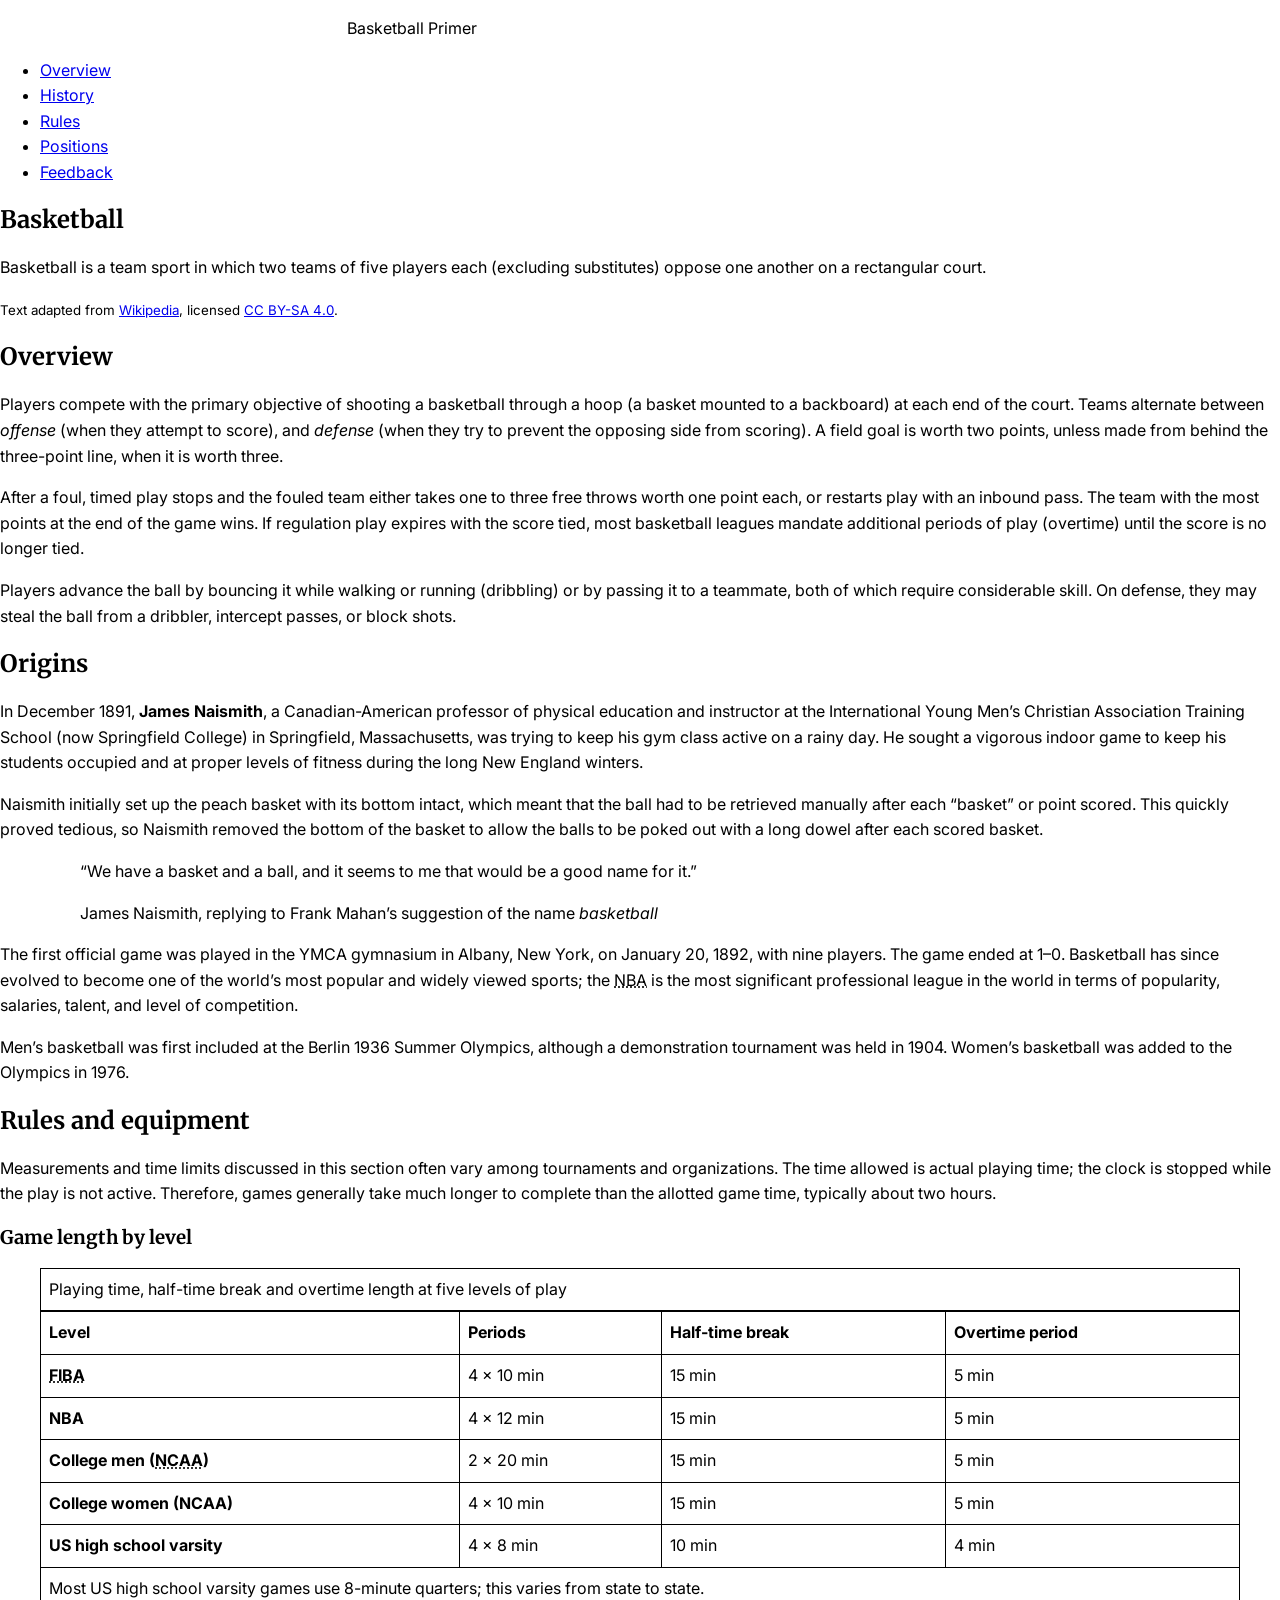
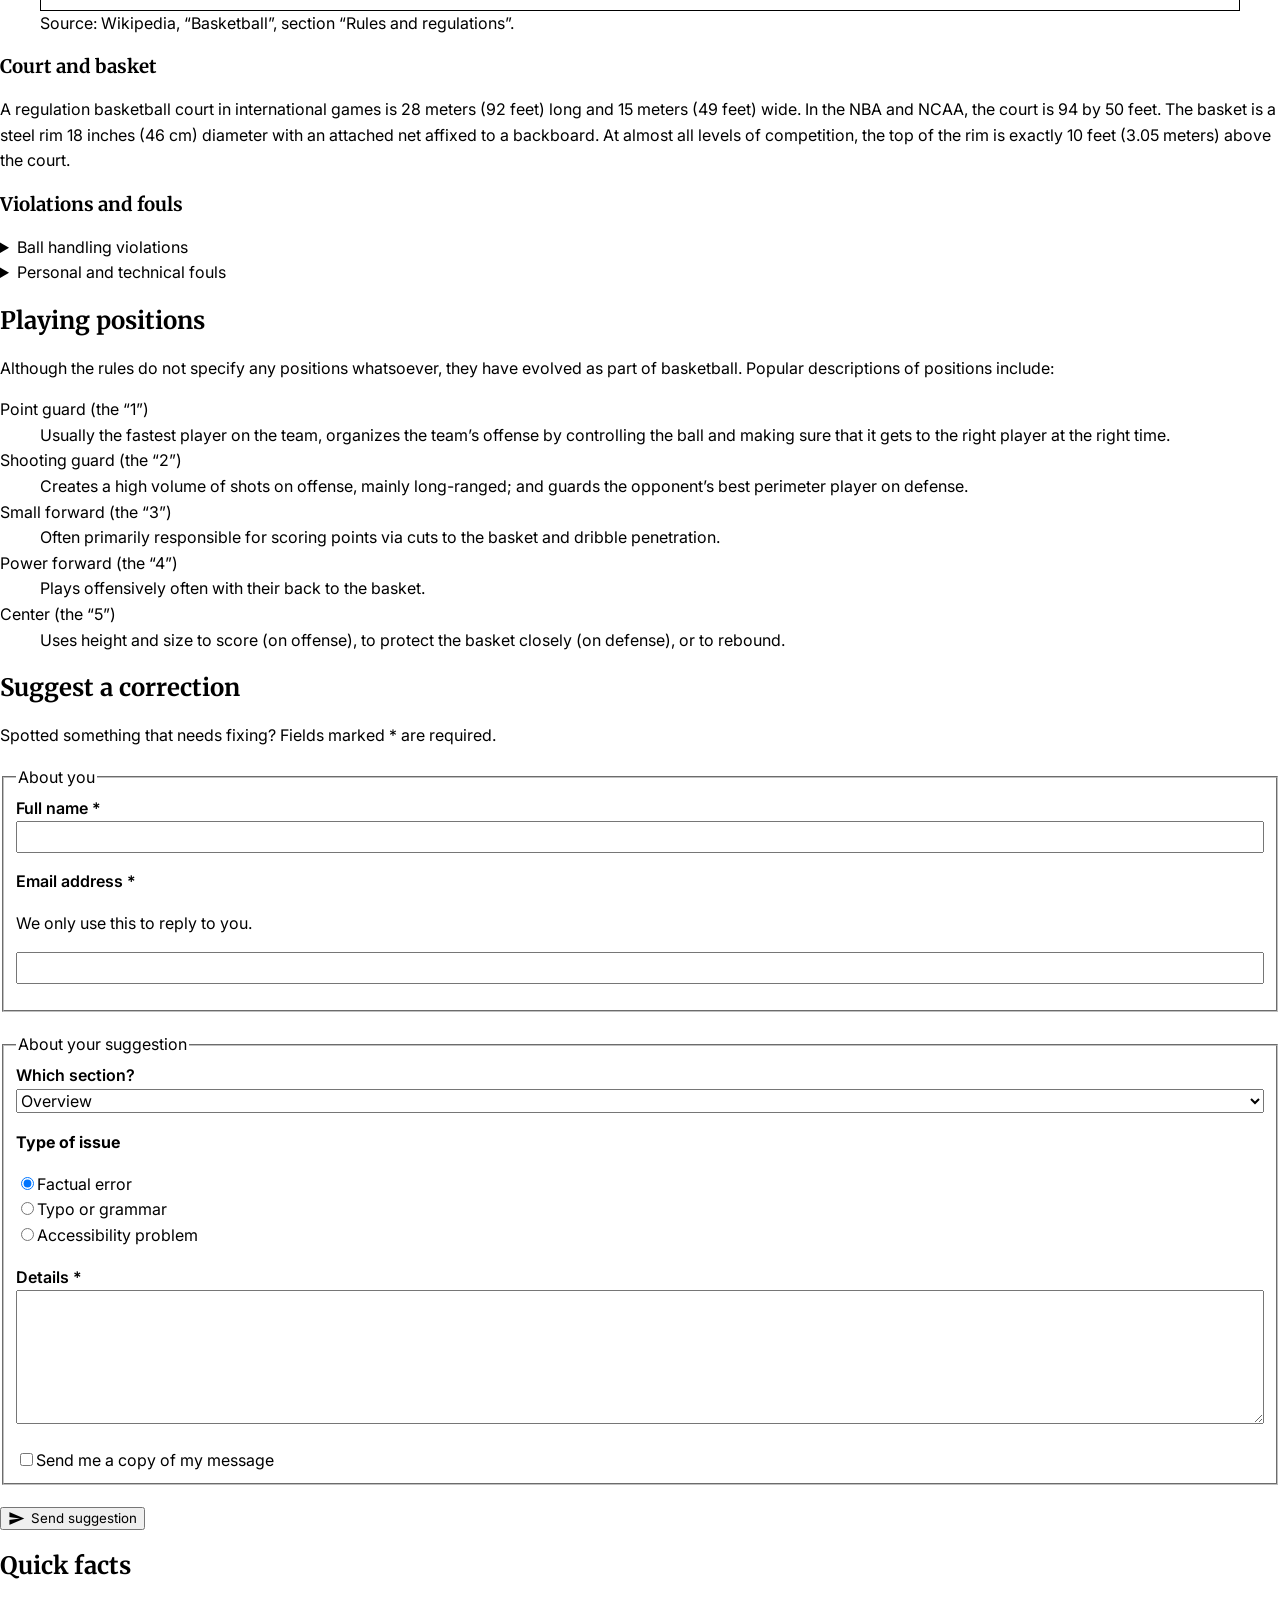
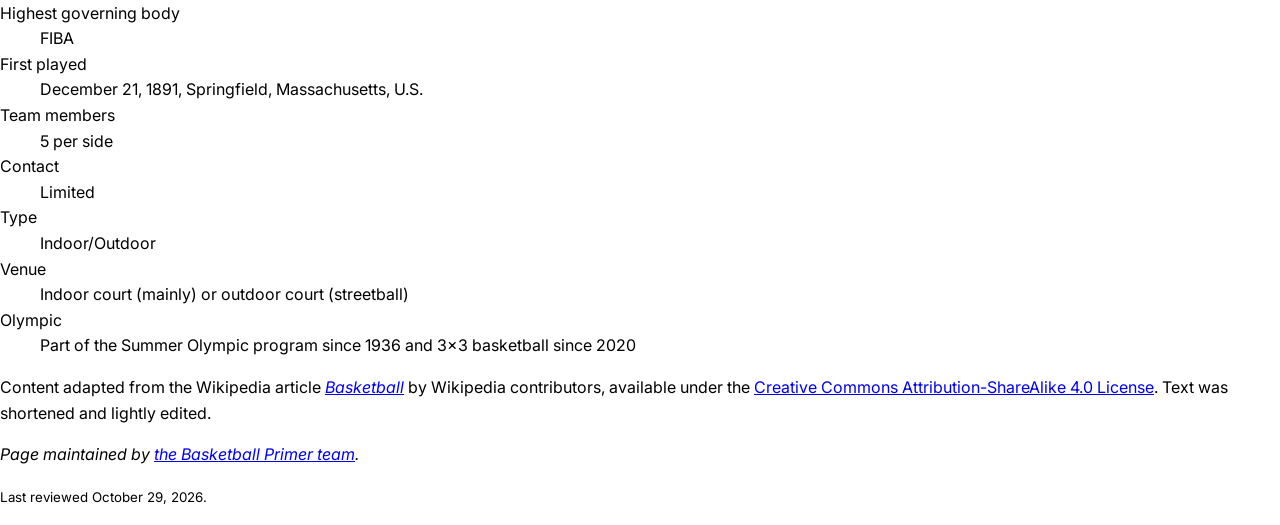
<file: assignment5.html>
<!DOCTYPE html>
<html lang="en">
<head>
<meta charset="utf-8">
<meta name="viewport" content="width=device-width, initial-scale=1, viewport-fit=cover">
<title>Basketball: Origins, Rules and Positions</title>
<meta name="description" content="A short, accessible guide to basketball, with text adapted from Wikipedia.">
<link rel="preconnect" href="https://fonts.googleapis.com">
<link rel="preconnect" href="https://fonts.gstatic.com" crossorigin>
<link rel="stylesheet" href="https://fonts.googleapis.com/css2?family=Inter:wght@400;600&amp;family=Merriweather:wght@400;700&amp;display=swap">
<link rel="stylesheet" href="https://fonts.googleapis.com/icon?family=Material+Icons">
<style>
body{
  margin:0;
  font:1rem/1.6 "Inter", sans-serif;
}
h1,h2,h3{
  font-family:"Merriweather", serif;
  line-height:1.25;
}
a:focus-visible,
button:focus-visible,
input:focus-visible,
select:focus-visible,
textarea:focus-visible,
summary:focus-visible,
[tabindex]:focus-visible{
  outline:3px solid #a8400c;
  outline-offset:3px;
}
.material-icons{
  font-size:1.25em;
  vertical-align:-.2em;
  margin-inline-end:.35em;
}

/* CSS drop-down skip navigation */
.skip-nav{
  position:absolute;
  inset:0 0 auto;
  z-index:100;
  transform:translateY(-110%);
  background:#fff;
  border:2px solid #1d1b19;
  padding:.75rem 1rem;
}
.skip-nav:focus-within{
  transform:translateY(0);
}
.skip-nav ul{
  list-style:none;
  margin:0;
  padding:0;
}

.table-wrap{
  overflow-x:auto;
}
table{
  border-collapse:collapse;
  width:100%;
}
caption,
th,
td{
  border:1px solid #000;
  padding:.5rem;
  text-align:start;
}

fieldset{
  margin-bottom:1.25rem;
}
label,
legend,
button{
  font-family:"Inter", sans-serif;
}
label{
  display:block;
  font-weight:600;
}
.choice label{
  display:inline;
  font-weight:400;
}
.field{
  margin-bottom:1rem;
}
input[type="text"],
input[type="email"],
select,
textarea{
  box-sizing:border-box;
  width:100%;
  font:inherit;
}
@media (prefers-reduced-motion:reduce){
  html{
    scroll-behavior:auto;
  }
}
</style>
</head>
<body>

<nav class="skip-nav" aria-label="Skip links">
  <ul>
    <li><a href="#main">Skip to main content</a></li>
    <li><a href="#positions">Skip to positions</a></li>
    <li><a href="#game-length">Skip to game length table</a></li>
    <li><a href="#feedback">Skip to feedback form</a></li>
  </ul>
</nav>

<header class="site-header">
  <div>
    <p class="brand"><span class="material-icons" aria-hidden="true">sports_basketball</span>Basketball Primer</p>
    <nav aria-label="Primary">
      <ul>
        <li><a href="#overview">Overview</a></li>
        <li><a href="#history">History</a></li>
        <li><a href="#rules">Rules</a></li>
        <li><a href="#positions">Positions</a></li>
        <li><a href="#feedback">Feedback</a></li>
      </ul>
    </nav>
  </div>
</header>

<main id="main" tabindex="-1">
  <article>
    <header>
      <h1>Basketball</h1>
      <p class="lede">Basketball is a team sport in which two teams of five players each (excluding substitutes) oppose one another on a rectangular court.</p>
      <p><small>Text adapted from <a href="https://en.wikipedia.org/wiki/Basketball">Wikipedia</a>, licensed <a href="https://creativecommons.org/licenses/by-sa/4.0/">CC BY-SA 4.0</a>.</small></p>
    </header>

    <section id="overview" aria-labelledby="overview-h">
      <h2 id="overview-h">Overview</h2>
      <p>Players compete with the primary objective of shooting a basketball through a hoop (a basket mounted to a backboard) at each end of the court. Teams alternate between <dfn>offense</dfn> (when they attempt to score), and <dfn>defense</dfn> (when they try to prevent the opposing side from scoring). A field goal is worth two points, unless made from behind the three-point line, when it is worth three.</p>
      <p>After a foul, timed play stops and the fouled team either takes one to three free throws worth one point each, or restarts play with an inbound pass. The team with the most points at the end of the game wins. If regulation play expires with the score tied, most basketball leagues mandate additional periods of play (overtime) until the score is no longer tied.</p>
      <p>Players advance the ball by bouncing it while walking or running (dribbling) or by passing it to a teammate, both of which require considerable skill. On defense, they may steal the ball from a dribbler, intercept passes, or block shots.</p>
    </section>

    <section id="history" aria-labelledby="history-h">
      <h2 id="history-h">Origins</h2>
      <p>In <time datetime="1891-12">December 1891</time>, <b>James Naismith</b>, a Canadian-American professor of physical education and instructor at the International Young Men’s Christian Association Training School (now Springfield College) in Springfield, Massachusetts, was trying to keep his gym class active on a rainy day. He sought a vigorous indoor game to keep his students occupied and at proper levels of fitness during the long New England winters.</p>
      <p>Naismith initially set up the peach basket with its bottom intact, which meant that the ball had to be retrieved manually after each “basket” or point scored. This quickly proved tedious, so Naismith removed the bottom of the basket to allow the balls to be poked out with a long dowel after each scored basket.</p>
      <figure>
        <blockquote cite="https://en.wikipedia.org/wiki/Basketball">
          <p><q>We have a basket and a ball, and it seems to me that would be a good name for it.</q></p>
          <footer>James Naismith, replying to Frank Mahan’s suggestion of the name <cite>basketball</cite></footer>
        </blockquote>
      </figure>
      <p>The first official game was played in the YMCA gymnasium in Albany, New York, on <time datetime="1892-01-20">January 20, 1892</time>, with nine players. The game ended at 1–0. Basketball has since evolved to become one of the world’s most popular and widely viewed sports; the <abbr title="National Basketball Association">NBA</abbr> is the most significant professional league in the world in terms of popularity, salaries, talent, and level of competition.</p>
      <p>Men’s basketball was first included at the Berlin 1936 Summer Olympics, although a demonstration tournament was held in 1904. Women’s basketball was added to the Olympics in 1976.</p>
    </section>

    <section id="rules" aria-labelledby="rules-h">
      <h2 id="rules-h">Rules and equipment</h2>
      <p>Measurements and time limits discussed in this section often vary among tournaments and organizations. The time allowed is actual playing time; the clock is stopped while the play is not active. Therefore, games generally take much longer to complete than the allotted game time, typically about two hours.</p>

      <h3 id="game-length-h">Game length by level</h3>
      <figure id="game-length">
        <div class="table-wrap" role="region" aria-labelledby="game-length-cap" tabindex="0">
          <table>
            <caption id="game-length-cap">Playing time, half-time break and overtime length at five levels of play</caption>
            <thead>
              <tr>
                <th scope="col">Level</th>
                <th scope="col">Periods</th>
                <th scope="col">Half-time break</th>
                <th scope="col">Overtime period</th>
              </tr>
            </thead>
            <tbody>
              <tr><th scope="row"><abbr title="International Basketball Federation">FIBA</abbr></th><td>4 × 10 min</td><td>15 min</td><td>5 min</td></tr>
              <tr><th scope="row">NBA</th><td>4 × 12 min</td><td>15 min</td><td>5 min</td></tr>
              <tr><th scope="row">College men (<abbr title="National Collegiate Athletic Association">NCAA</abbr>)</th><td>2 × 20 min</td><td>15 min</td><td>5 min</td></tr>
              <tr><th scope="row">College women (NCAA)</th><td>4 × 10 min</td><td>15 min</td><td>5 min</td></tr>
              <tr><th scope="row">US high school varsity</th><td>4 × 8 min</td><td>10 min</td><td>4 min</td></tr>
            </tbody>
            <tfoot>
              <tr><td colspan="4">Most US high school varsity games use 8-minute quarters; this varies from state to state.</td></tr>
            </tfoot>
          </table>
        </div>
        <figcaption>Source: Wikipedia, “Basketball”, section “Rules and regulations”.</figcaption>
      </figure>

      <h3>Court and basket</h3>
      <p>A regulation basketball court in international games is 28 meters (92 feet) long and 15 meters (49 feet) wide. In the NBA and NCAA, the court is 94 by 50 feet. The basket is a steel rim 18 inches (46 cm) diameter with an attached net affixed to a backboard. At almost all levels of competition, the top of the rim is exactly 10 feet (3.05 meters) above the court.</p>

      <h3>Violations and fouls</h3>
      <details>
        <summary>Ball handling violations</summary>
        <p>There are limits placed on the steps a player may take without dribbling, which commonly results in an infraction known as <i>traveling</i>. Nor may a player stop their dribble and then resume dribbling; a dribble that touches both hands is considered stopping the dribble, giving this infraction the name <i>double dribble</i>.</p>
      </details>
      <details>
        <summary>Personal and technical fouls</summary>
        <p>An attempt to unfairly disadvantage an opponent through certain types of physical contact is illegal and is called a personal foul. There is a second category of fouls called technical fouls, which may be charged for various rules violations or for unsportsmanlike conduct.</p>
      </details>
    </section>

    <section id="positions" aria-labelledby="positions-h">
      <h2 id="positions-h">Playing positions</h2>
      <p>Although the rules do not specify any positions whatsoever, they have evolved as part of basketball. Popular descriptions of positions include:</p>
      <dl>
        <dt>Point guard (the “1”)</dt>
        <dd>Usually the fastest player on the team, organizes the team’s offense by controlling the ball and making sure that it gets to the right player at the right time.</dd>
        <dt>Shooting guard (the “2”)</dt>
        <dd>Creates a high volume of shots on offense, mainly long-ranged; and guards the opponent’s best perimeter player on defense.</dd>
        <dt>Small forward (the “3”)</dt>
        <dd>Often primarily responsible for scoring points via cuts to the basket and dribble penetration.</dd>
        <dt>Power forward (the “4”)</dt>
        <dd>Plays offensively often with their back to the basket.</dd>
        <dt>Center (the “5”)</dt>
        <dd>Uses height and size to score (on offense), to protect the basket closely (on defense), or to rebound.</dd>
      </dl>
    </section>

    <section id="feedback" aria-labelledby="feedback-h">
      <h2 id="feedback-h">Suggest a correction</h2>
      <p>Spotted something that needs fixing? Fields marked <span class="req" aria-hidden="true">*</span> are required.</p>
      <form action="#feedback" method="post">
        <fieldset>
          <legend>About you</legend>
          <div class="field">
            <label for="name">Full name <span class="req" aria-hidden="true">*</span></label>
            <input id="name" name="name" type="text" autocomplete="name" required>
          </div>
          <div class="field">
            <label for="email">Email address <span class="req" aria-hidden="true">*</span></label>
            <p id="email-hint" class="hint">We only use this to reply to you.</p>
            <input id="email" name="email" type="email" autocomplete="email" aria-describedby="email-hint" required>
          </div>
        </fieldset>

        <fieldset>
          <legend>About your suggestion</legend>
          <div class="field">
            <label for="section">Which section?</label>
            <select id="section" name="section">
              <option value="overview">Overview</option>
              <option value="history">Origins</option>
              <option value="rules">Rules and equipment</option>
              <option value="positions">Playing positions</option>
            </select>
          </div>
          <div role="radiogroup" aria-labelledby="type-label" class="field">
            <p id="type-label" class="hint"><strong>Type of issue</strong></p>
            <div class="choice"><input type="radio" id="t-fact" name="type" value="fact" checked><label for="t-fact">Factual error</label></div>
            <div class="choice"><input type="radio" id="t-typo" name="type" value="typo"><label for="t-typo">Typo or grammar</label></div>
            <div class="choice"><input type="radio" id="t-a11y" name="type" value="a11y"><label for="t-a11y">Accessibility problem</label></div>
          </div>
          <div class="field">
            <label for="details">Details <span class="req" aria-hidden="true">*</span></label>
            <textarea id="details" name="details" rows="5" required></textarea>
          </div>
          <div class="choice"><input type="checkbox" id="copy" name="copy"><label for="copy">Send me a copy of my message</label></div>
        </fieldset>
        <button type="submit"><span class="material-icons" aria-hidden="true">send</span>Send suggestion</button>
      </form>
    </section>
  </article>

  <aside aria-labelledby="facts-h">
    <h2 id="facts-h">Quick facts</h2>
    <dl>
      <dt>Highest governing body</dt><dd>FIBA</dd>
      <dt>First played</dt><dd><time datetime="1891-12-21">December 21, 1891</time>, Springfield, Massachusetts, U.S.</dd>
      <dt>Team members</dt><dd>5 per side</dd>
      <dt>Contact</dt><dd>Limited</dd>
      <dt>Type</dt><dd>Indoor/Outdoor</dd>
      <dt>Venue</dt><dd>Indoor court (mainly) or outdoor court (streetball)</dd>
      <dt>Olympic</dt><dd>Part of the Summer Olympic program since 1936 and 3x3 basketball since 2020</dd>
    </dl>
  </aside>
</main>

<footer class="site-footer">
  <div>
    <p>Content adapted from the Wikipedia article <a href="https://en.wikipedia.org/wiki/Basketball"><cite>Basketball</cite></a> by Wikipedia contributors, available under the <a href="https://creativecommons.org/licenses/by-sa/4.0/">Creative Commons Attribution-ShareAlike 4.0 License</a>. Text was shortened and lightly edited.</p>
    <address>Page maintained by <a href="mailto:hello@example.com">the Basketball Primer team</a>.</address>
    <p><small>Last reviewed <time datetime="2026-10-29">October 29, 2026</time>.</small></p>
  </div>
</footer>
</body>
</html>
</file>
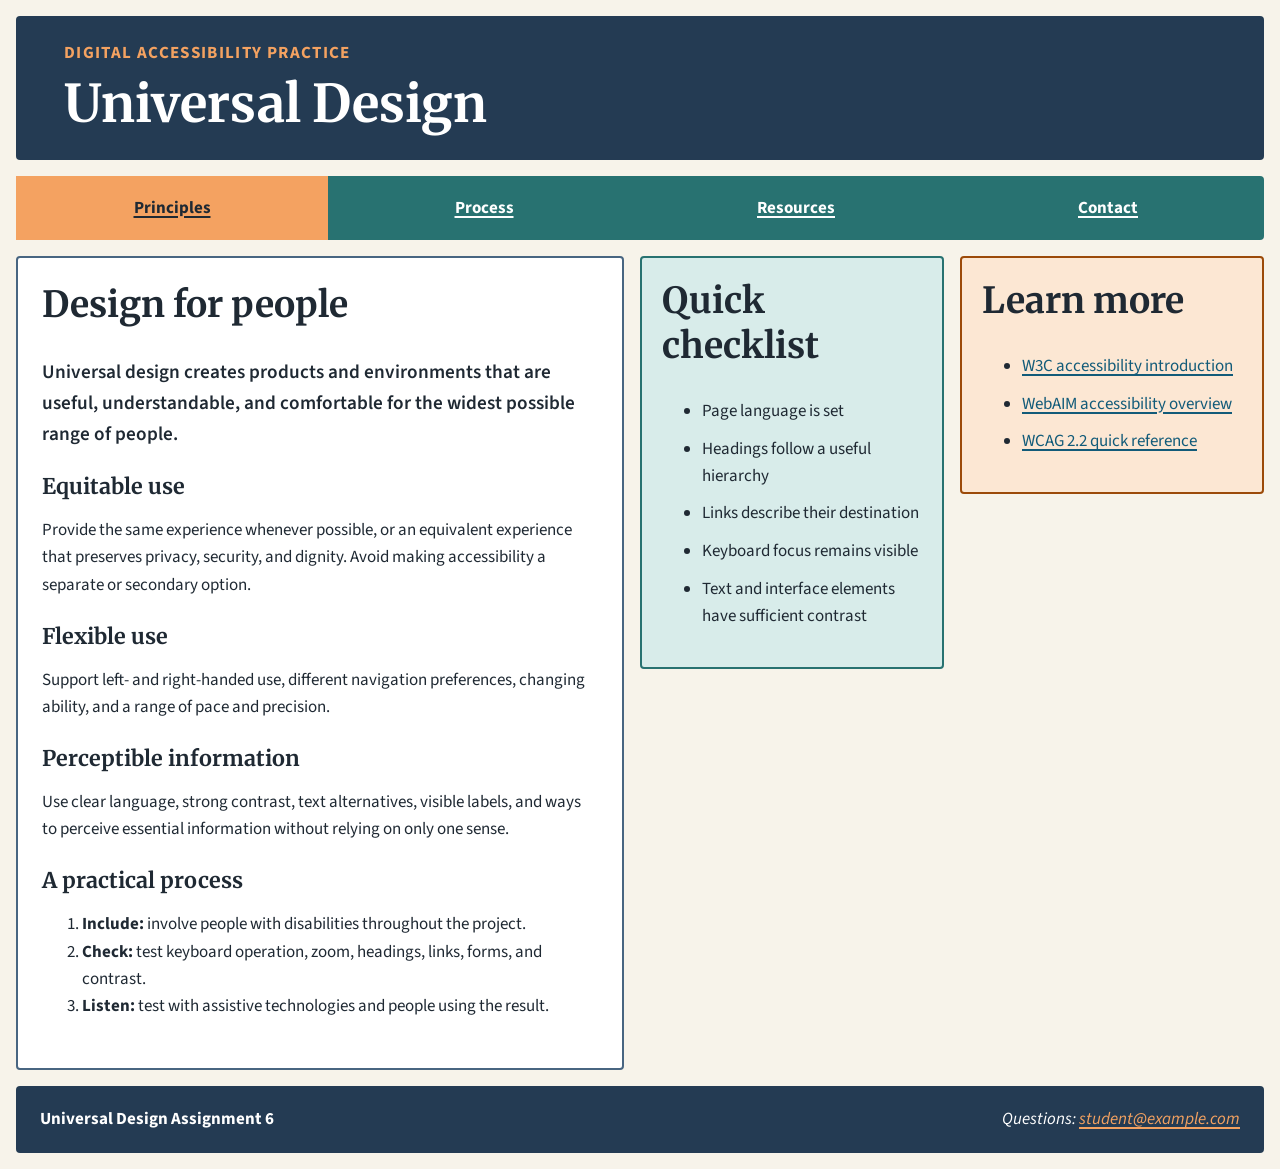
<file: assignment6.html>
<!DOCTYPE html>
<html lang="en">
<head>
  <meta charset="utf-8">
  <meta name="viewport" content="width=device-width, initial-scale=1">
  <meta name="description" content="An accessible, responsive guide to universal design principles.">
  <title>Universal Design | Responsive Layout</title>
  <link rel="preconnect" href="https://fonts.googleapis.com">
  <link rel="preconnect" href="https://fonts.gstatic.com" crossorigin>
  <link href="https://fonts.googleapis.com/css2?family=Merriweather:wght@700&amp;family=Source+Sans+3:wght@400;600;700&amp;display=swap" rel="stylesheet">
  <link rel="stylesheet" href="assignment6.css">
</head>
<body>
  <a class="skip-link" href="#main-content">Skip to main content</a>

  <header class="site-header">
    <div class="header-content">
      <p class="eyebrow">Digital accessibility practice</p>
      <h1>Universal Design</h1>
    </div>
  </header>

  <nav class="site-nav" aria-label="Primary navigation">
    <ul>
      <li><a href="#principles" aria-current="location">Principles</a></li>
      <li><a href="#process">Process</a></li>
      <li><a href="#resources">Resources</a></li>
      <li><a href="#contact">Contact</a></li>
    </ul>
  </nav>

  <main id="main-content" class="main-content" tabindex="-1">
    <article>
      <header>
        <h2 id="principles">Design for people</h2>
        <p class="lede">Universal design creates products and environments that are useful, understandable, and comfortable for the widest possible range of people.</p>
      </header>

      <section aria-labelledby="equitable-heading">
        <h3 id="equitable-heading">Equitable use</h3>
        <p>Provide the same experience whenever possible, or an equivalent experience that preserves privacy, security, and dignity. Avoid making accessibility a separate or secondary option.</p>
      </section>

      <section aria-labelledby="flexible-heading">
        <h3 id="flexible-heading">Flexible use</h3>
        <p>Support left- and right-handed use, different navigation preferences, changing ability, and a range of pace and precision.</p>
      </section>

      <section aria-labelledby="perceptible-heading">
        <h3 id="perceptible-heading">Perceptible information</h3>
        <p>Use clear language, strong contrast, text alternatives, visible labels, and ways to perceive essential information without relying on only one sense.</p>
      </section>

      <section id="process" aria-labelledby="process-heading">
        <h3 id="process-heading">A practical process</h3>
        <ol>
          <li><strong>Include:</strong> involve people with disabilities throughout the project.</li>
          <li><strong>Check:</strong> test keyboard operation, zoom, headings, links, forms, and contrast.</li>
          <li><strong>Listen:</strong> test with assistive technologies and people using the result.</li>
        </ol>
      </section>
    </article>
  </main>

  <aside class="aside-left" aria-labelledby="checklist-heading">
    <h2 id="checklist-heading">Quick checklist</h2>
    <ul>
      <li>Page language is set</li>
      <li>Headings follow a useful hierarchy</li>
      <li>Links describe their destination</li>
      <li>Keyboard focus remains visible</li>
      <li>Text and interface elements have sufficient contrast</li>
    </ul>
  </aside>

  <aside class="aside-right" aria-labelledby="resources-heading">
    <h2 id="resources-heading">Learn more</h2>
    <ul id="resources">
      <li><a href="https://www.w3.org/WAI/fundamentals/accessibility-intro/">W3C accessibility introduction</a></li>
      <li><a href="https://webaim.org/intro/">WebAIM accessibility overview</a></li>
      <li><a href="https://www.w3.org/WAI/WCAG22/quickref/">WCAG 2.2 quick reference</a></li>
    </ul>
  </aside>

  <footer class="site-footer" id="contact">
    <p>Universal Design Assignment 6</p>
    <address>Questions: <a href="mailto:student@example.com">student@example.com</a></address>
  </footer>
</body>
</html>
</file>
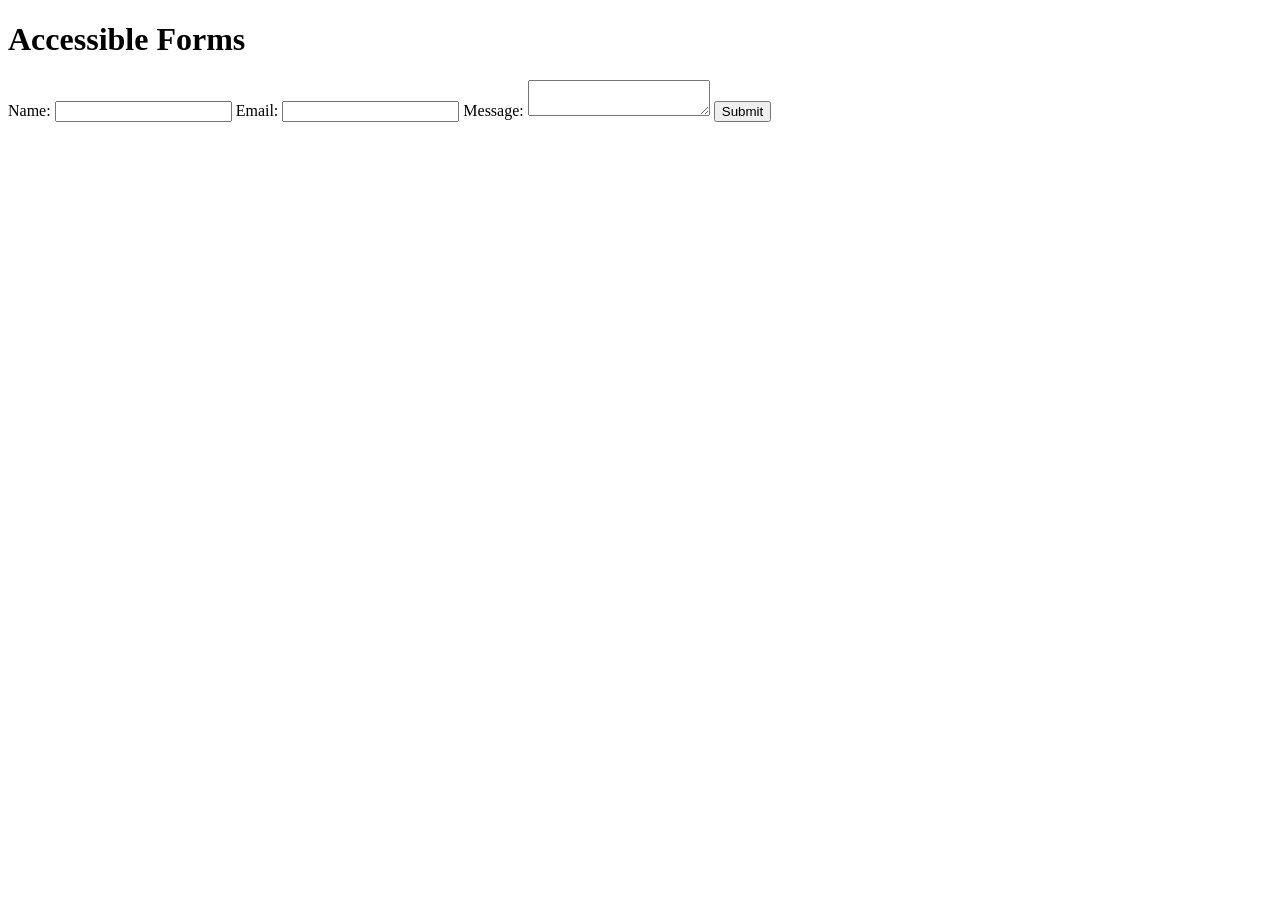
<file: forms.html>
<!DOCTYPE html>
<html lang="en">
<head>
    <meta charset="UTF-8">
    <meta name="viewport" content="width=device-width, initial-scale=1.0">
    <title>Forms</title>
</head>
<body>
    <header>
        <h1>Accessible Forms</h1>
    </header>
    <main>
        <form>
            <label for="name">Name:</label>
            <input type="text" id="name" name="name" required>

            <label for="email">Email:</label>
            <input type="email" id="email" name="email" required>

            <label for="message">Message:</label>
            <textarea id="message" name="message" required></textarea>

            <button type="submit">Submit</button>
        </form>
    </main>
    
</body>
</html>
</file>
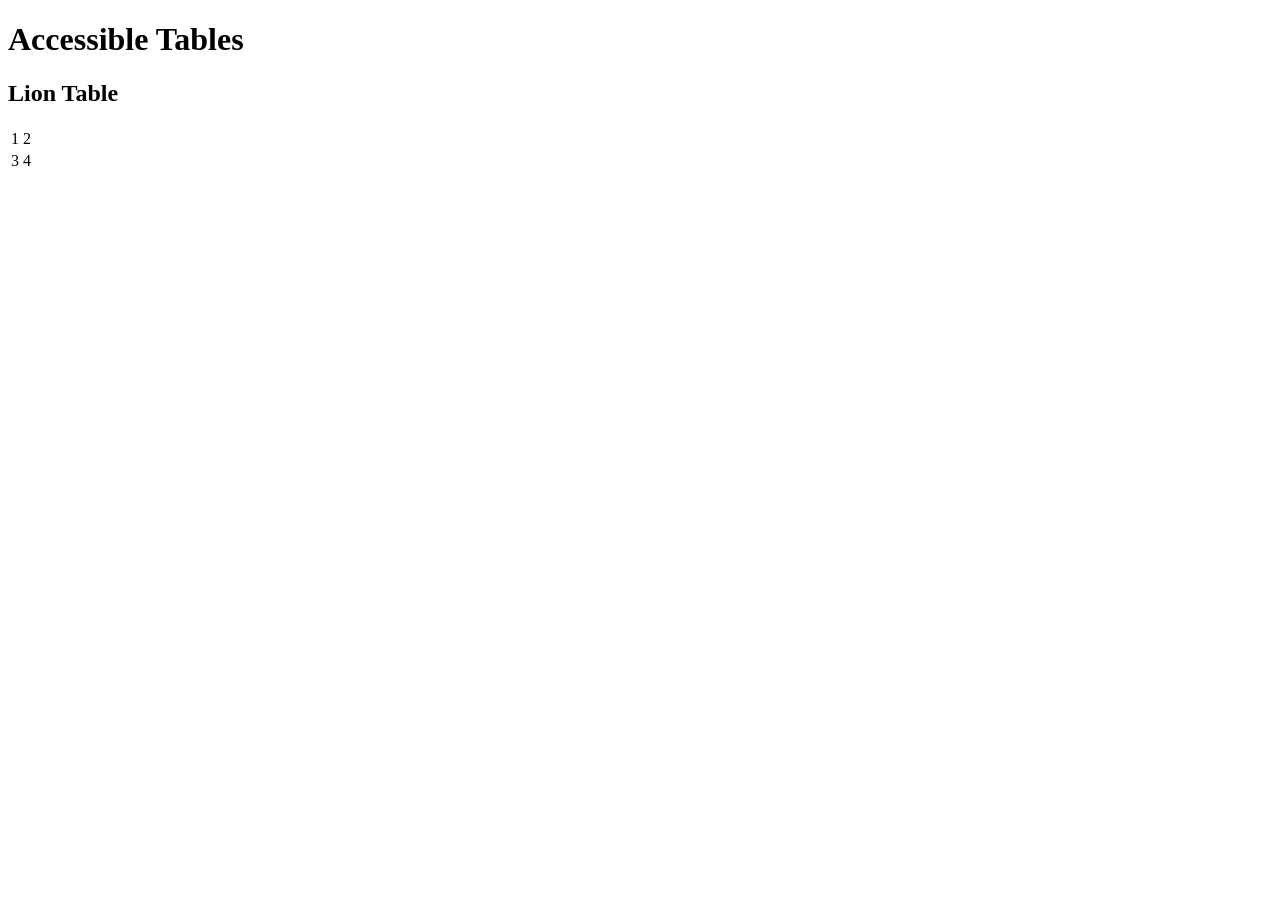
<file: tables.html>
<!DOCTYPE html>
<html lang="en">
  <head>
    <meta charset="UTF-8" />
    <meta name="viewport" content="width=device-width, initial-scale=1.0" />
    <title>Tables</title>
  </head>
  <body>
    <header>
      <h1>Accessible Tables</h1>
    </header>
    <main>
            <h2>Lion Table</h2>
            <table>
                <tr>
                    <td>1</td>
                    <td>2</td>
                </tr>
                <tr>
                    <td>3</td>
                    <td>4</td>
                </tr>
            </table>
    </main>
  </body>
</html>
</file>
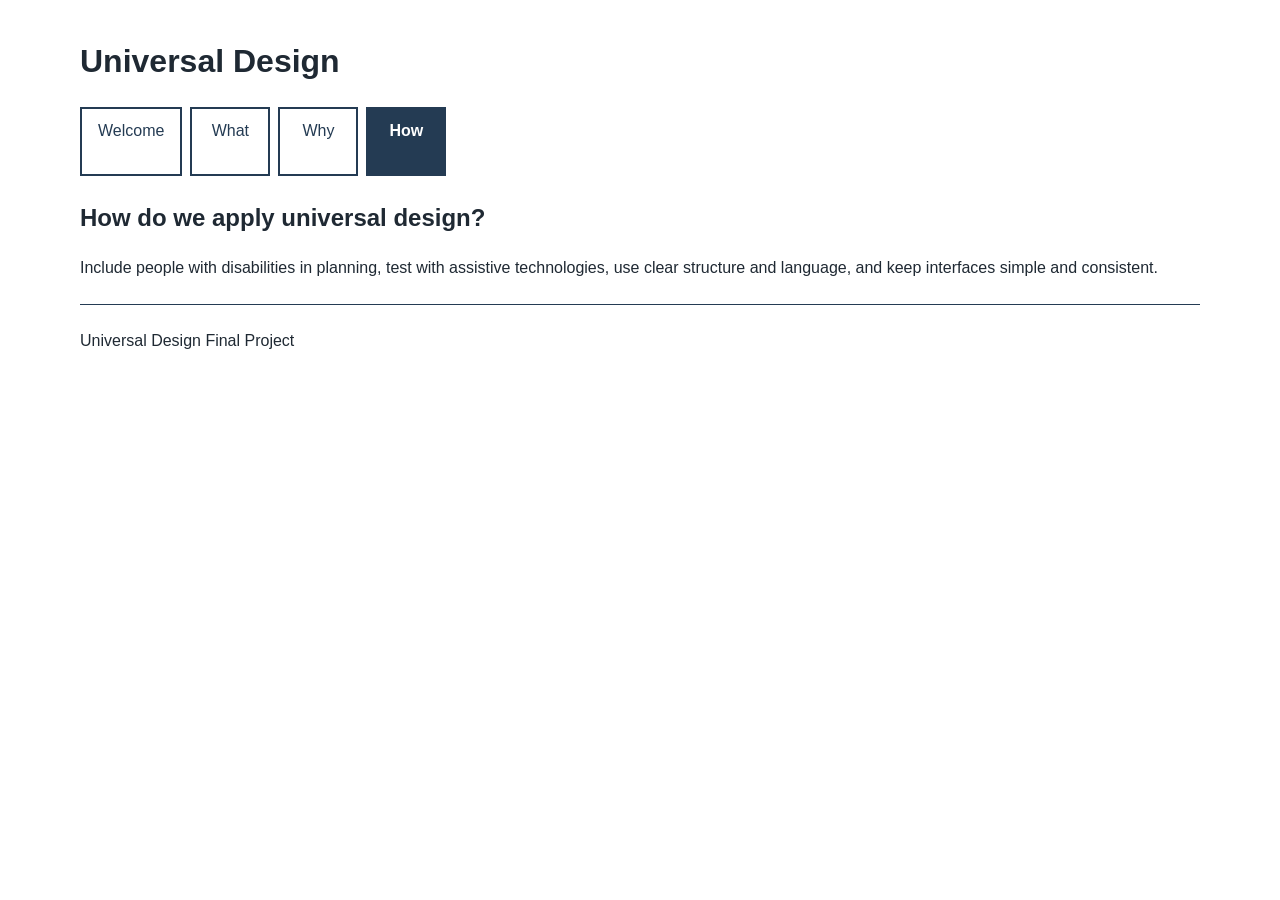
<file: Final Project/how.html>
<!DOCTYPE html>
<html lang="en">
<head>
  <meta charset="utf-8">
  <meta name="viewport" content="width=device-width, initial-scale=1">
  <title>How | Universal Design</title>
  <link rel="stylesheet" href="styles.css">
</head>
<body>
  <header>
    <h1>Universal Design</h1>
  </header>

  <nav aria-label="Primary navigation">
    <ul>
      <li><a href="welcome.html">Welcome</a></li>
      <li><a href="what.html">What</a></li>
      <li><a href="why.html">Why</a></li>
      <li><a href="how.html" aria-current="page">How</a></li>
    </ul>
  </nav>

  <main id="main-content">
    <h2>How do we apply universal design?</h2>
    <p>Include people with disabilities in planning, test with assistive technologies, use clear structure and language, and keep interfaces simple and consistent.</p>
  </main>

  <footer>
    <p>Universal Design Final Project</p>
  </footer>
</body>
</html>
</file>
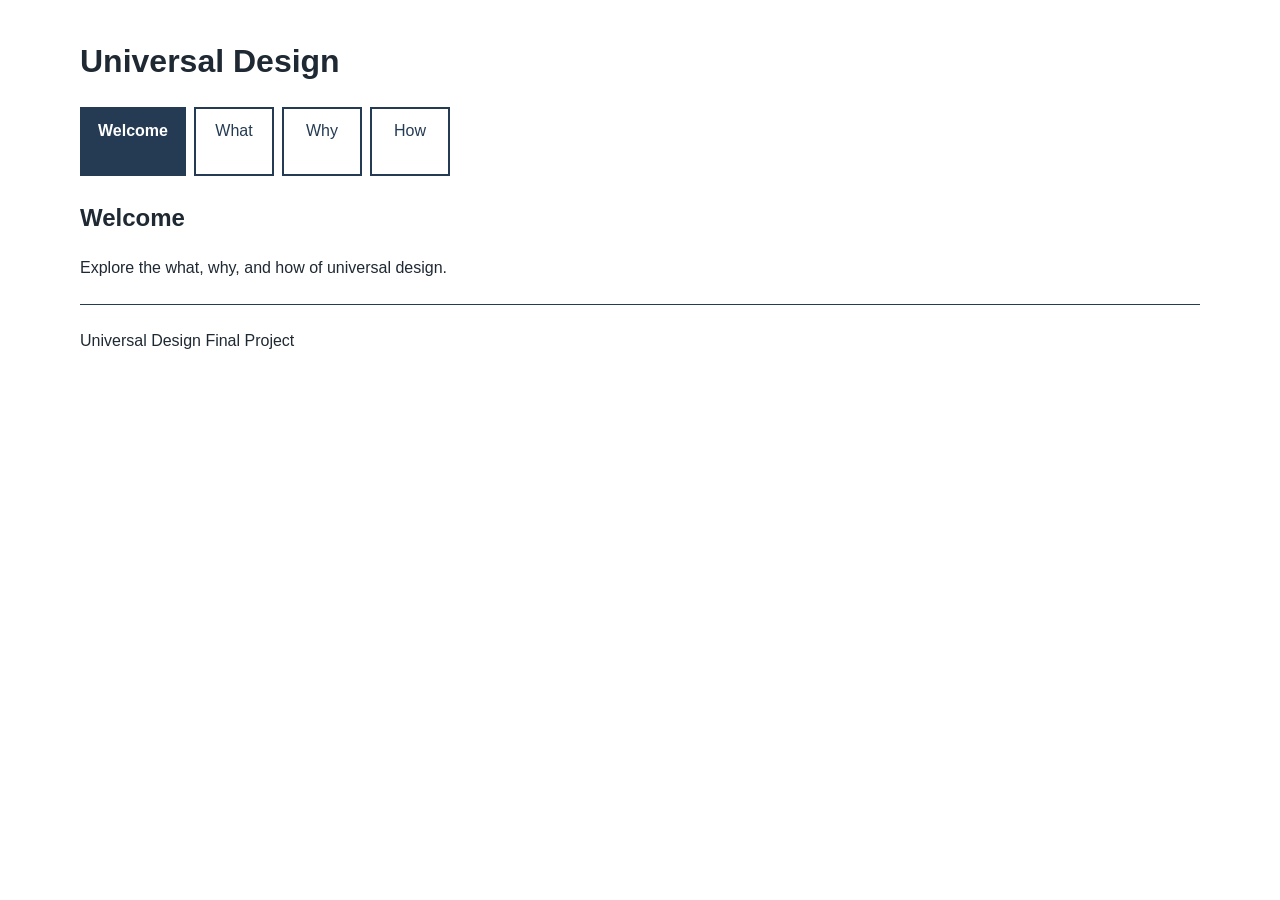
<file: Final Project/welcome.html>
<!DOCTYPE html>
<html lang="en">
<head>
  <meta charset="utf-8">
  <meta name="viewport" content="width=device-width, initial-scale=1">
  <title>Welcome | Universal Design</title>
  <link rel="stylesheet" href="styles.css">
</head>
<body>
  <header>
    <h1>Universal Design</h1>
  </header>

  <nav aria-label="Primary navigation">
    <ul>
      <li><a href="welcome.html" aria-current="page">Welcome</a></li>
      <li><a href="what.html">What</a></li>
      <li><a href="why.html">Why</a></li>
      <li><a href="how.html">How</a></li>
    </ul>
  </nav>

  <main id="main-content">
    <h2>Welcome</h2>
    <p>Explore the what, why, and how of universal design.</p>
  </main>

  <footer>
    <p>Universal Design Final Project</p>
  </footer>
</body>
</html>
</file>
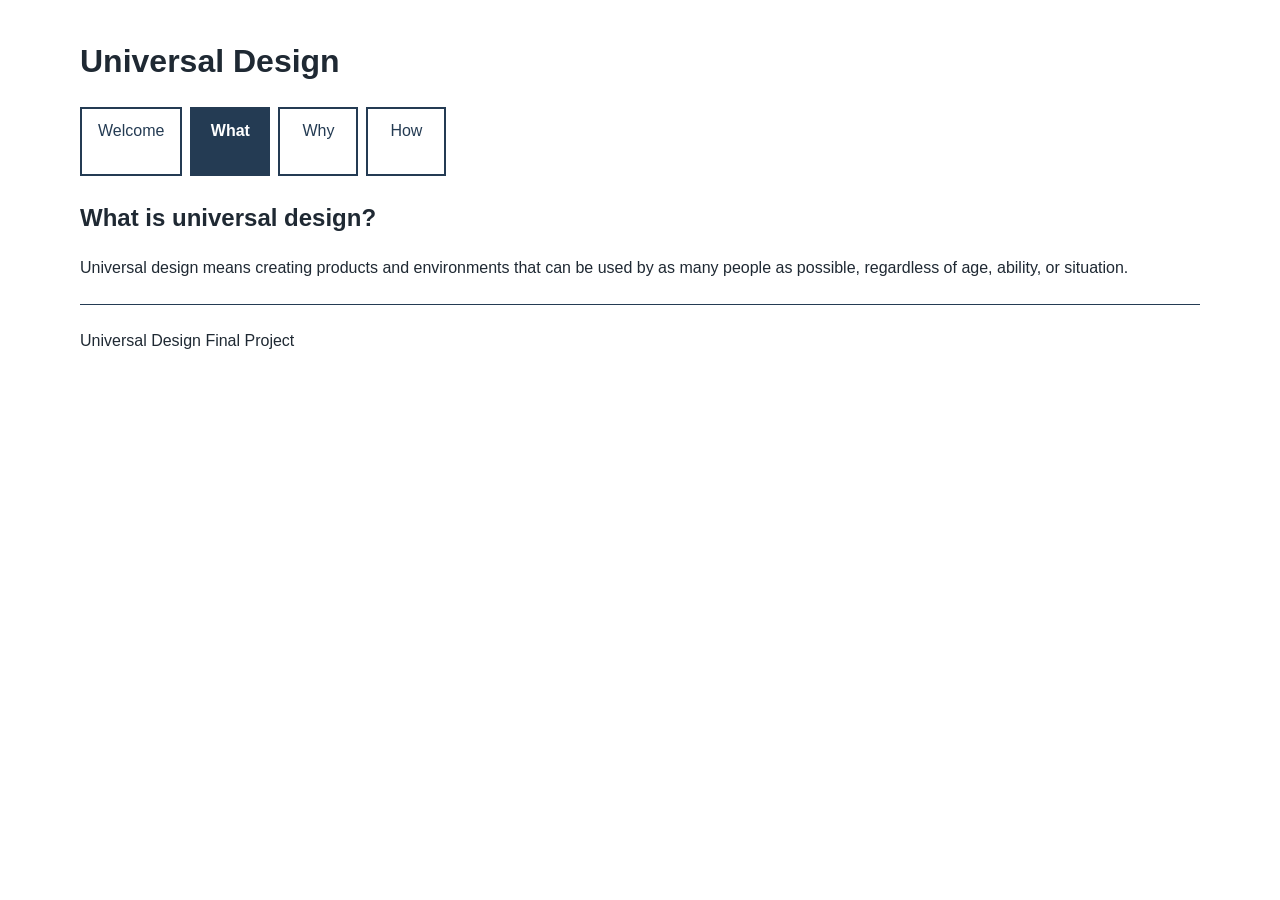
<file: Final Project/what.html>
<!DOCTYPE html>
<html lang="en">
<head>
  <meta charset="utf-8">
  <meta name="viewport" content="width=device-width, initial-scale=1">
  <title>What | Universal Design</title>
  <link rel="stylesheet" href="styles.css">
</head>
<body>
  <header>
    <h1>Universal Design</h1>
  </header>

  <nav aria-label="Primary navigation">
    <ul>
      <li><a href="welcome.html">Welcome</a></li>
      <li><a href="what.html" aria-current="page">What</a></li>
      <li><a href="why.html">Why</a></li>
      <li><a href="how.html">How</a></li>
    </ul>
  </nav>

  <main id="main-content">
    <h2>What is universal design?</h2>
    <p>Universal design means creating products and environments that can be used by as many people as possible, regardless of age, ability, or situation.</p>
  </main>

  <footer>
    <p>Universal Design Final Project</p>
  </footer>
</body>
</html>
</file>
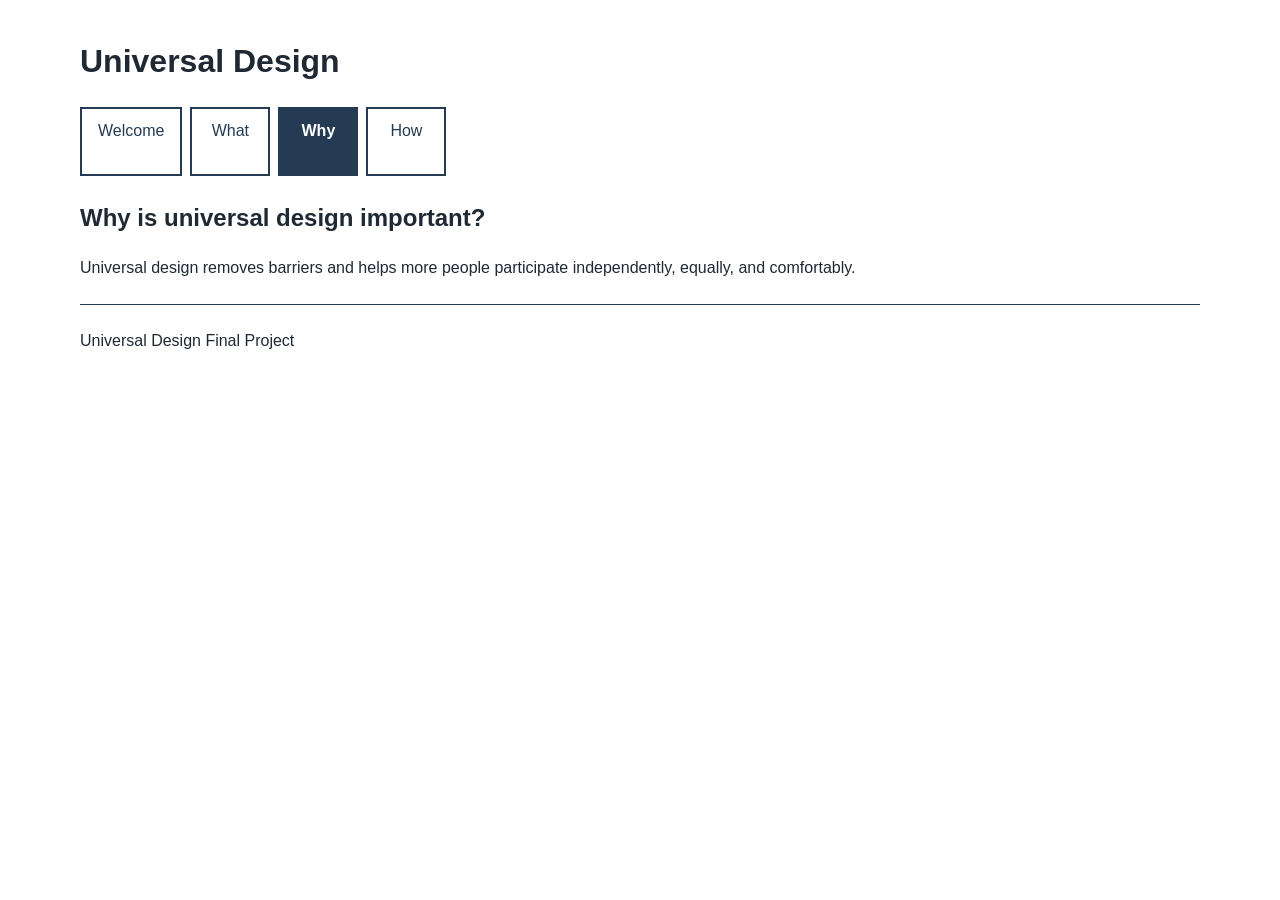
<file: Final Project/why.html>
<!DOCTYPE html>
<html lang="en">
<head>
  <meta charset="utf-8">
  <meta name="viewport" content="width=device-width, initial-scale=1">
  <title>Why | Universal Design</title>
  <link rel="stylesheet" href="styles.css">
</head>
<body>
  <header>
    <h1>Universal Design</h1>
  </header>

  <nav aria-label="Primary navigation">
    <ul>
      <li><a href="welcome.html">Welcome</a></li>
      <li><a href="what.html">What</a></li>
      <li><a href="why.html" aria-current="page">Why</a></li>
      <li><a href="how.html">How</a></li>
    </ul>
  </nav>

  <main id="main-content">
    <h2>Why is universal design important?</h2>
    <p>Universal design removes barriers and helps more people participate independently, equally, and comfortably.</p>
  </main>

  <footer>
    <p>Universal Design Final Project</p>
  </footer>
</body>
</html>
</file>
<file: assignment6.css>
/* Palette adapted for an accessible Adobe Color-style navy, teal, gold, and cream scheme. */
:root {
  --navy: #243b53;
  --teal: #287271;
  --gold: #f4a261;
  --cream: #f7f3ea;
  --ink: #1f2933;
  --white: #ffffff;
  --blue: #125b79;
  --border: #486581;
}

* {
  box-sizing: border-box;
}

html {
  scroll-behavior: smooth;
}

body {
  min-height: 100vh;
  margin: 0;
  display: grid;
  grid-template-columns: minmax(0, 2fr) minmax(12rem, 1fr) minmax(12rem, 1fr);
  grid-template-areas:
    "header header header"
    "nav nav nav"
    "main left right"
    "footer footer footer";
  gap: 1rem;
  padding: 1rem;
  background: var(--cream);
  color: var(--ink);
  font-family: "Source Sans 3", sans-serif;
  font-size: 1.0625rem;
  line-height: 1.6;
}

.skip-link {
  position: absolute;
  left: 1rem;
  top: 0;
  z-index: 100;
  padding: 0.75rem 1rem;
  transform: translateY(-150%);
  background: var(--white);
  color: var(--blue);
  border: 3px solid var(--navy);
  font-weight: 700;
}

.skip-link:focus {
  transform: translateY(0);
}

:focus-visible {
  outline: 3px solid #0b5fff;
  outline-offset: 3px;
}

.site-header {
  grid-area: header;
  background: var(--navy);
  color: var(--white);
  border-radius: 0.25rem;
}

.header-content {
  max-width: 75rem;
  margin: 0 auto;
  padding: 1.5rem;
}

h1,
h2,
h3 {
  font-family: "Merriweather", Georgia, serif;
  line-height: 1.25;
}

h1 {
  margin: 0.25rem 0 0;
  font-size: clamp(2rem, 5vw, 3.25rem);
}

h2 {
  margin-top: 0;
  font-size: clamp(1.5rem, 3vw, 2.25rem);
}

h3 {
  margin-bottom: 0.25rem;
  font-size: 1.35rem;
}

.eyebrow {
  margin: 0;
  color: var(--gold);
  font-weight: 700;
  letter-spacing: 0.08em;
  text-transform: uppercase;
}

.site-nav {
  grid-area: nav;
  background: var(--teal);
  border-radius: 0.25rem;
}

.site-nav ul {
  min-height: 4rem;
  margin: 0;
  padding: 0;
  display: flex;
  flex-flow: row wrap;
  align-items: stretch;
  list-style: none;
}

.site-nav li {
  display: flex;
  flex: 1 1 10rem;
}

.site-nav a {
  width: 100%;
  min-height: 44px;
  display: flex;
  align-items: center;
  justify-content: center;
  padding: 0.75rem 1rem;
  color: var(--white);
  font-weight: 700;
  text-align: center;
  text-decoration-thickness: 2px;
  text-underline-offset: 0.2em;
}

.site-nav a[aria-current="location"] {
  background: var(--gold);
  color: var(--ink);
}

.site-nav a:hover {
  text-decoration-thickness: 3px;
}

.main-content {
  grid-area: main;
  min-width: 0;
  padding: 1.5rem;
  background: var(--white);
  border: 2px solid var(--border);
  border-radius: 0.25rem;
}

.lede {
  margin-top: 0.5rem;
  font-size: 1.2rem;
  font-weight: 600;
}

section {
  max-width: 48rem;
  margin-block: 1.5rem;
  scroll-margin-top: 1rem;
}

.aside-left,
.aside-right {
  min-width: 0;
  padding: 1.25rem;
  border-radius: 0.25rem;
  align-self: start;
}

.aside-left {
  grid-area: left;
  background: #d8ecea;
  border: 2px solid var(--teal);
}

.aside-right {
  grid-area: right;
  background: #fce7d3;
  border: 2px solid #9c4a09;
}

.aside-left li,
.aside-right li {
  margin-bottom: 0.65rem;
}

a {
  color: var(--blue);
  text-decoration-thickness: 2px;
  text-underline-offset: 0.18em;
}

.site-footer {
  grid-area: footer;
  display: flex;
  flex-flow: row wrap;
  justify-content: space-between;
  align-items: center;
  gap: 0.5rem 1.5rem;
  padding: 1.25rem 1.5rem;
  background: var(--navy);
  color: var(--white);
  border-radius: 0.25rem;
}

.site-footer p {
  margin: 0;
  font-weight: 700;
}

.site-footer a {
  color: var(--gold);
}

@media (max-width: 56rem) {
  body {
    grid-template-columns: minmax(0, 1fr) minmax(12rem, 1fr);
    grid-template-areas:
      "header header"
      "nav nav"
      "main main"
      "left right"
      "footer footer";
  }

  .site-nav ul {
    justify-content: center;
  }
}

@media (max-width: 36rem) {
  body {
    grid-template-columns: 1fr;
    grid-template-areas:
      "header"
      "nav"
      "main"
      "left"
      "right"
      "footer";
    gap: 0.75rem;
    padding: 0.75rem;
  }

  .header-content,
  .main-content {
    padding: 1.25rem;
  }

  .site-nav ul {
    min-height: auto;
    flex-flow: column nowrap;
  }

  .site-nav li {
    flex: 1 1 auto;
  }

  .site-nav a {
    min-height: 48px;
  }

  .site-footer {
    align-items: flex-start;
    flex-direction: column;
  }
}

@media (prefers-reduced-motion: reduce) {
  html {
    scroll-behavior: auto;
  }
}
</file>
<file: Final Project/styles.css>
body {
  max-width: 70rem;
  margin: 0 auto;
  padding: 1rem;
  font-family: Arial, sans-serif;
  line-height: 1.5;
  color: #1f2933;
  background: #ffffff;
}

nav ul {
  display: flex;
  flex-wrap: wrap;
  gap: 0.5rem;
  margin: 0;
  padding: 0;
  list-style: none;
}

nav a {
  display: block;
  min-width: 44px;
  min-height: 44px;
  padding: 0.65rem 1rem;
  border: 2px solid #243b53;
  color: #243b53;
  text-align: center;
  text-decoration: none;
}

nav a:hover,
nav a:focus-visible {
  background: #243b53;
  color: #ffffff;
}

nav a[aria-current="page"] {
  background: #243b53;
  color: #ffffff;
  font-weight: bold;
}

main {
  margin-block: 1.5rem;
}

footer {
  border-top: 1px solid #243b53;
  padding-top: 0.5rem;
}

@media (max-width: 36rem) {
  nav ul {
    flex-direction: column;
  }

  nav a {
    width: 100%;
  }
}
</file>
